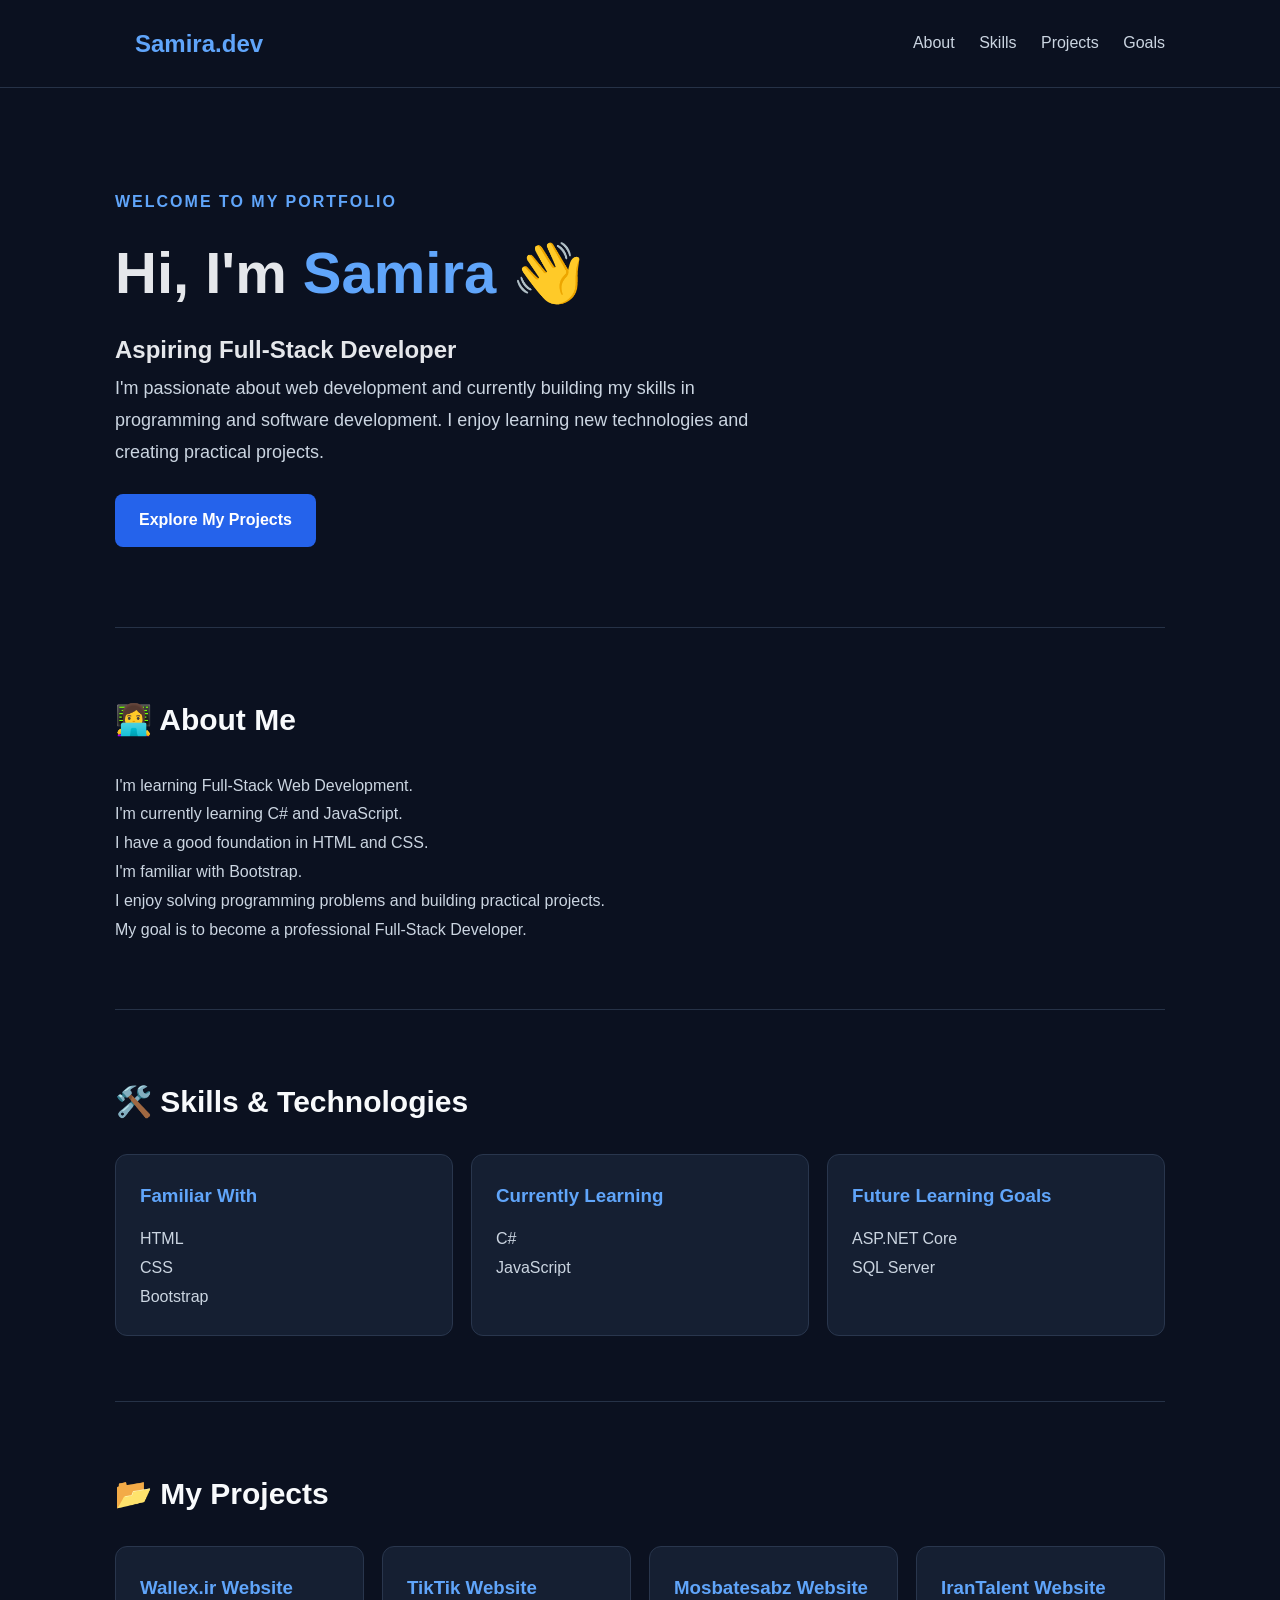
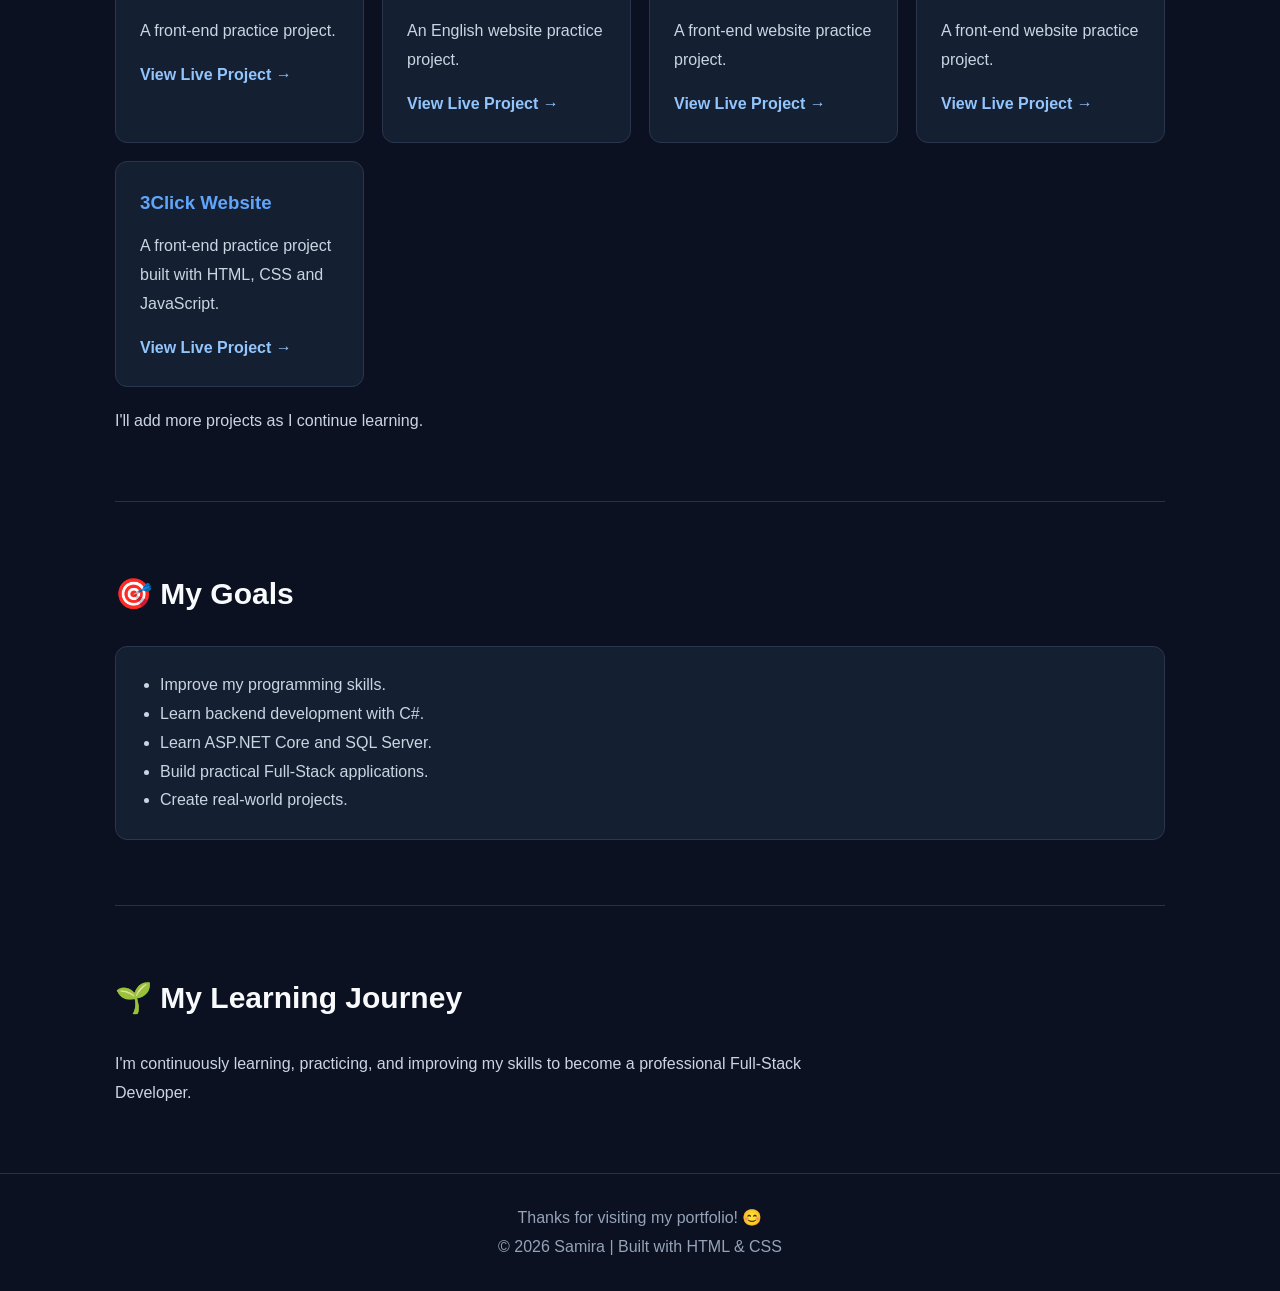
<file: index.html>
<!DOCTYPE html>
<html lang="en">
<head>
    <meta charset="UTF-8">
    <meta name="viewport" content="width=device-width, initial-scale=1.0">
    <title>Samira | Full-Stack Developer</title>

    <style>
        * {
            margin: 0;
            padding: 0;
            box-sizing: border-box;
        }

        html {
            scroll-behavior: smooth;
        }

        body {
            font-family: Arial, sans-serif;
            background: #0b1120;
            color: #e5e7eb;
            line-height: 1.8;
        }

        a {
            color: inherit;
            text-decoration: none;
        }

        .container {
            width: min(100% - 40px, 1050px);
            margin: auto;
        }

        header {
            padding: 22px 0;
            border-bottom: 1px solid #263247;
        }

        nav {
            display: flex;
            justify-content: space-between;
            align-items: center;
            gap: 20px;
            flex-wrap: wrap;
        }

        .logo {
            font-size: 24px;
            font-weight: bold;
            color: #60a5fa;
        }

        nav a {
            margin-left: 20px;
            color: #cbd5e1;
        }

        nav a:hover {
            color: #60a5fa;
        }

        .hero {
            padding: 100px 0 80px;
        }

        .tag {
            color: #60a5fa;
            font-weight: bold;
            letter-spacing: 2px;
        }

        h1 {
            font-size: clamp(36px, 7vw, 58px);
            line-height: 1.3;
            margin: 18px 0;
        }

        h1 span {
            color: #60a5fa;
        }

        .hero p {
            max-width: 650px;
            color: #cbd5e1;
            font-size: 18px;
        }

        .btn {
            display: inline-block;
            margin-top: 25px;
            padding: 12px 24px;
            border-radius: 8px;
            background: #2563eb;
            color: white;
            font-weight: bold;
        }

        .btn:hover {
            background: #1d4ed8;
        }

        section {
            padding: 65px 0;
            border-top: 1px solid #263247;
        }

        .section-title {
            font-size: 30px;
            margin-bottom: 25px;
            color: #f8fafc;
        }

        .description {
            color: #cbd5e1;
            max-width: 750px;
        }

        .grid {
            display: grid;
            grid-template-columns: repeat(auto-fit, minmax(220px, 1fr));
            gap: 18px;
        }

        .card {
            background: #151f32;
            border: 1px solid #29364d;
            border-radius: 12px;
            padding: 24px;
        }

        .card h3 {
            color: #60a5fa;
            margin-bottom: 12px;
        }

        .card p,
        .card li {
            color: #cbd5e1;
        }

        .card ul {
            padding-left: 20px;
        }

        .project-link {
            display: inline-block;
            margin-top: 15px;
            color: #93c5fd;
            font-weight: bold;
        }

        .project-link:hover {
            text-decoration: underline;
        }

        footer {
            padding: 30px 0;
            text-align: center;
            color: #94a3b8;
            border-top: 1px solid #263247;
        }

        @media (max-width: 600px) {
            .hero {
                padding: 65px 0;
            }

            nav {
                flex-direction: column;
                align-items: flex-start;
            }

            nav a {
                margin: 0 12px 0 0;
            }
        }
    </style>
</head>

<body>

    <header>
        <div class="container">
            <nav>
                <a href="#" class="logo">Samira.dev</a>

                <div>
                    <a href="#about">About</a>
                    <a href="#skills">Skills</a>
                    <a href="#projects">Projects</a>
                    <a href="#goals">Goals</a>
                </div>
            </nav>
        </div>
    </header>

    <main>

        <div class="container">
            <section class="hero" style="border: none;">
                <span class="tag">WELCOME TO MY PORTFOLIO</span>

                <h1>Hi, I'm <span>Samira</span> 👋</h1>

                <h2>Aspiring Full-Stack Developer</h2>

                <p>
                    I'm passionate about web development and currently
                    building my skills in programming and software development.
                    I enjoy learning new technologies and creating practical projects.
                </p>

                <a href="#projects" class="btn">Explore My Projects</a>
            </section>

            <section id="about">
                <h2 class="section-title">👩‍💻 About Me</h2>

                <div class="description">
                    <p>I'm learning Full-Stack Web Development.</p>
                    <p>I'm currently learning C# and JavaScript.</p>
                    <p>I have a good foundation in HTML and CSS.</p>
                    <p>I'm familiar with Bootstrap.</p>
                    <p>I enjoy solving programming problems and building practical projects.</p>
                    <p>My goal is to become a professional Full-Stack Developer.</p>
                </div>
            </section>

            <section id="skills">
                <h2 class="section-title">🛠️ Skills & Technologies</h2>

                <div class="grid">
                    <div class="card">
                        <h3>Familiar With</h3>
                        <p>HTML</p>
                        <p>CSS</p>
                        <p>Bootstrap</p>
                    </div>

                    <div class="card">
                        <h3>Currently Learning</h3>
                        <p>C#</p>
                        <p>JavaScript</p>
                    </div>

                    <div class="card">
                        <h3>Future Learning Goals</h3>
                        <p>ASP.NET Core</p>
                        <p>SQL Server</p>
                    </div>
                </div>
            </section>

           
<section id="projects">
    <h2 class="section-title">📂 My Projects</h2>

    <div class="grid">

        <div class="card">
            <h3>Wallex.ir Website</h3>
            <p>A front-end practice project.</p>
            <a class="project-link" href="./wallex.ir/" target="_blank" rel="noopener noreferrer">
                View Live Project →
            </a>
        </div>

        <div class="card">
            <h3>TikTik Website</h3>
            <p>An English website practice project.</p>
            <a class="project-link" href="./ticktick/" target="_blank" rel="noopener noreferrer">
                View Live Project →
            </a>
        </div>

        <div class="card">
            <h3>Mosbatesabz Website</h3>
            <p>A front-end website practice project.</p>
            <a class="project-link" href="./mosbatesabz/" target="_blank" rel="noopener noreferrer">
                View Live Project →
            </a>
        </div>

        <div class="card">
            <h3>IranTalent Website</h3>
            <p>A front-end website practice project.</p>
            <a class="project-link" href="./irantalent/" target="_blank" rel="noopener noreferrer">
                View Live Project →
            </a>
        </div>

        <div class="card">
            <h3>3Click Website</h3>
            <p>A front-end practice project built with HTML, CSS and JavaScript.</p>
            <a class="project-link" href="./3Click/" target="_blank" rel="noopener noreferrer">
                View Live Project →
            </a>
        </div>

    </div>

    <p class="description" style="margin-top: 20px;">
        I'll add more projects as I continue learning.
    </p>
</section>


            <section id="goals">
                <h2 class="section-title">🎯 My Goals</h2>

                <div class="card">
                    <ul>
                        <li>Improve my programming skills.</li>
                        <li>Learn backend development with C#.</li>
                        <li>Learn ASP.NET Core and SQL Server.</li>
                        <li>Build practical Full-Stack applications.</li>
                        <li>Create real-world projects.</li>
                    </ul>
                </div>
            </section>

            <section>
                <h2 class="section-title">🌱 My Learning Journey</h2>

                <p class="description">
                    I'm continuously learning, practicing, and improving
                    my skills to become a professional Full-Stack Developer.
                </p>
            </section>
        </div>

    </main>

    <footer>
        <div class="container">
            <p>Thanks for visiting my portfolio! 😊</p>
            <p>© 2026 Samira | Built with HTML & CSS</p>
        </div>
    </footer>

</body>
</html>
</file>
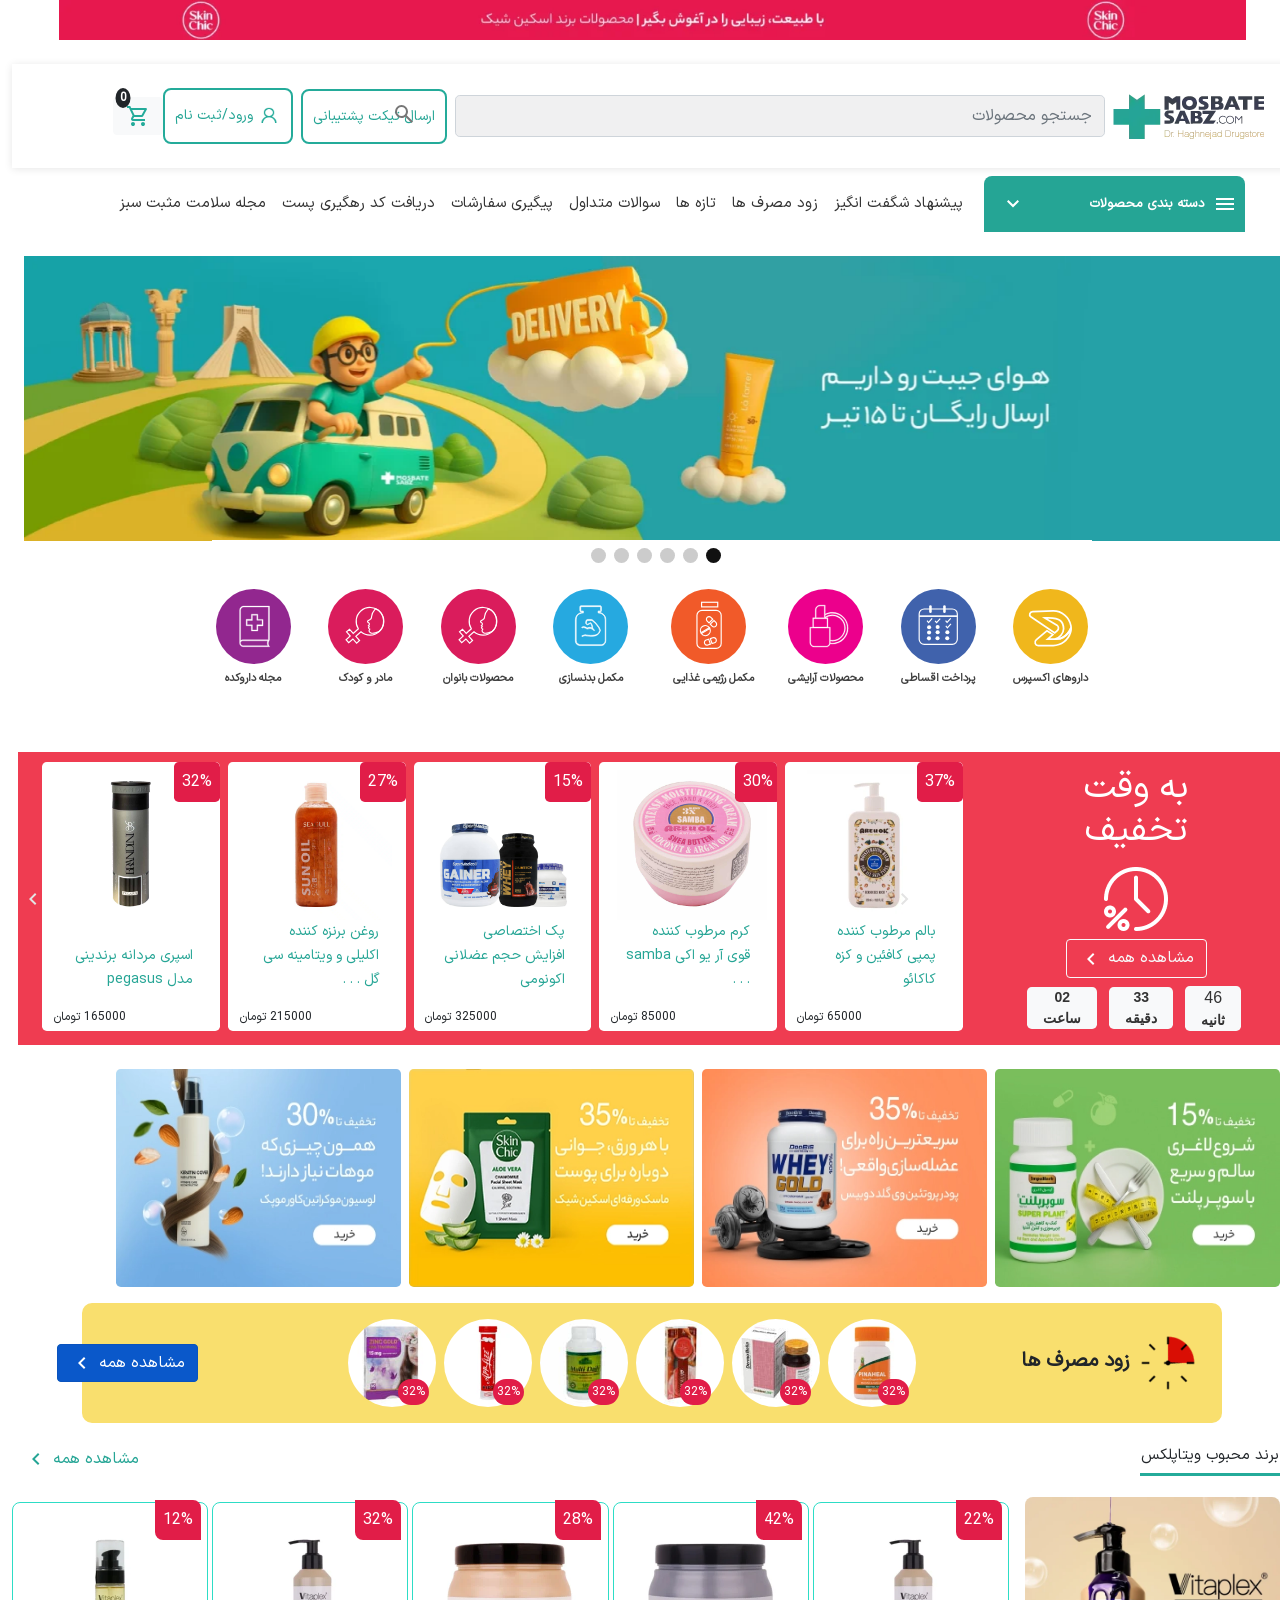
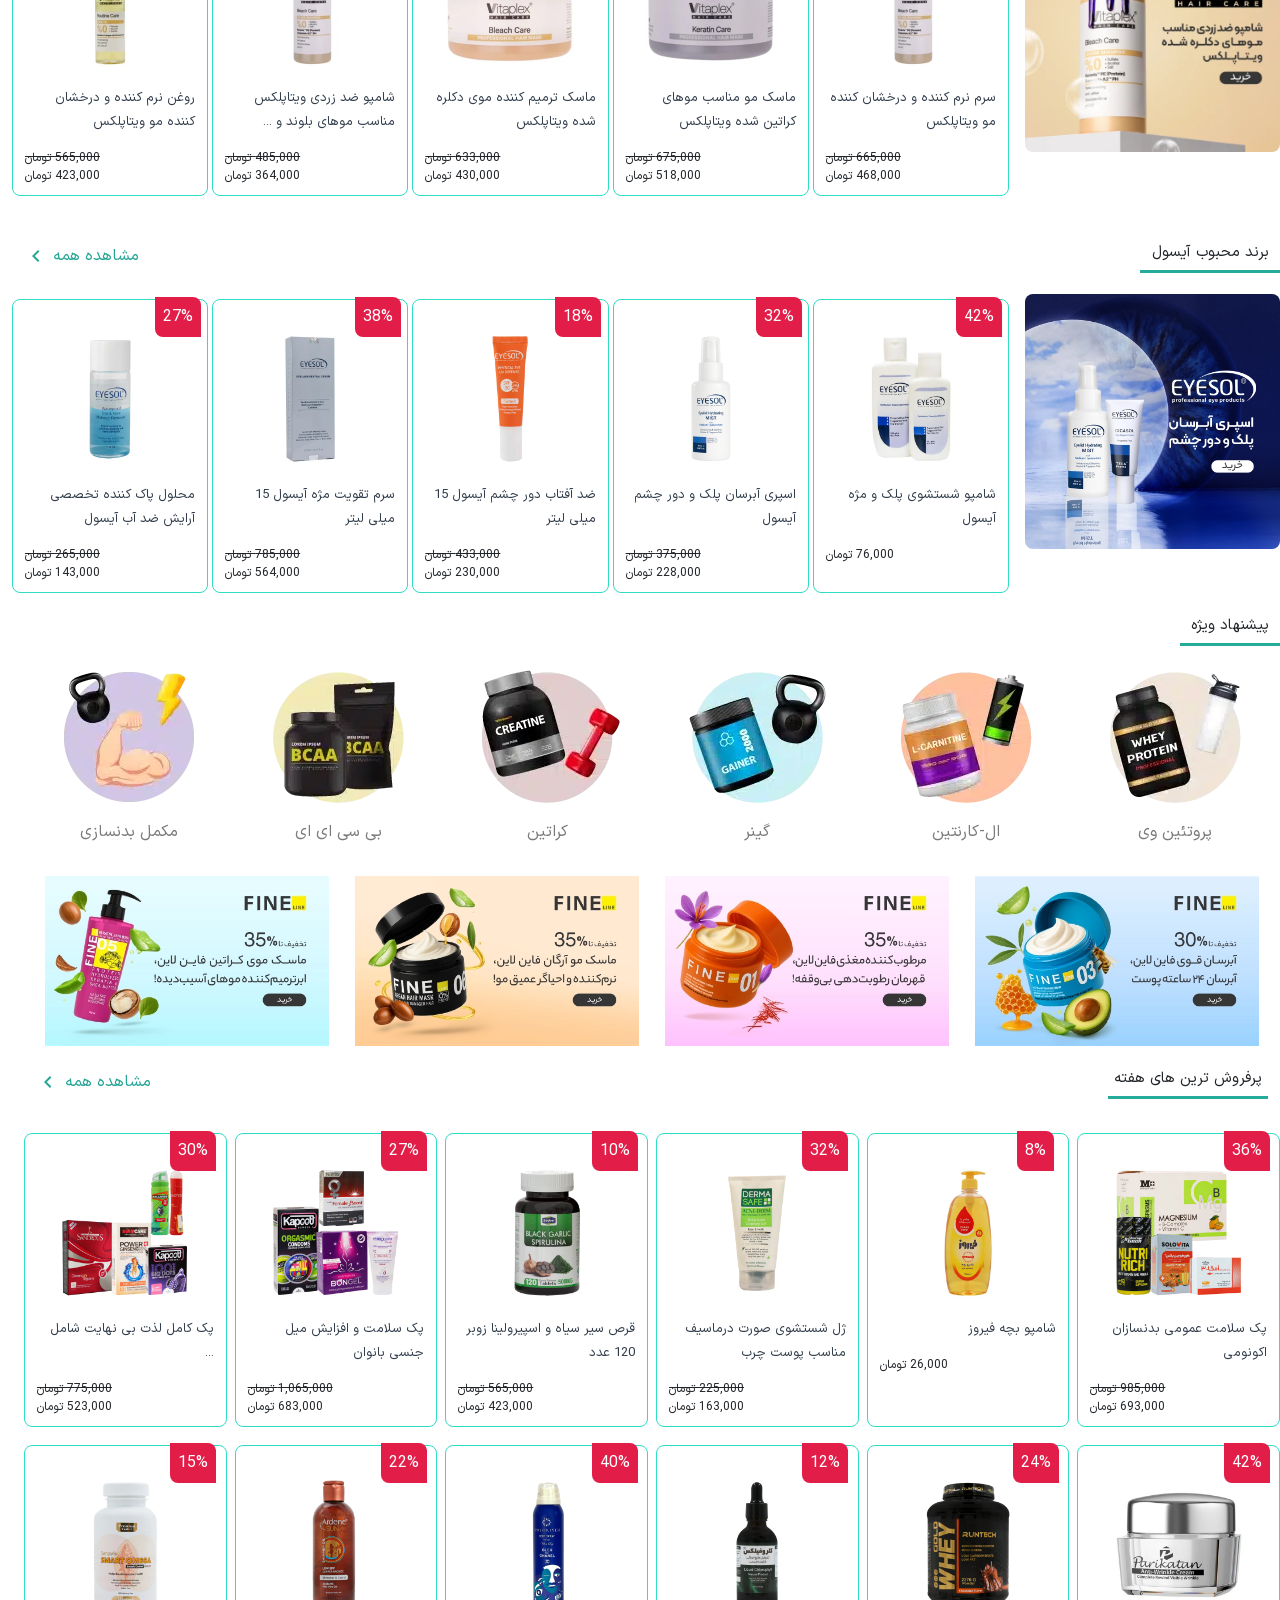
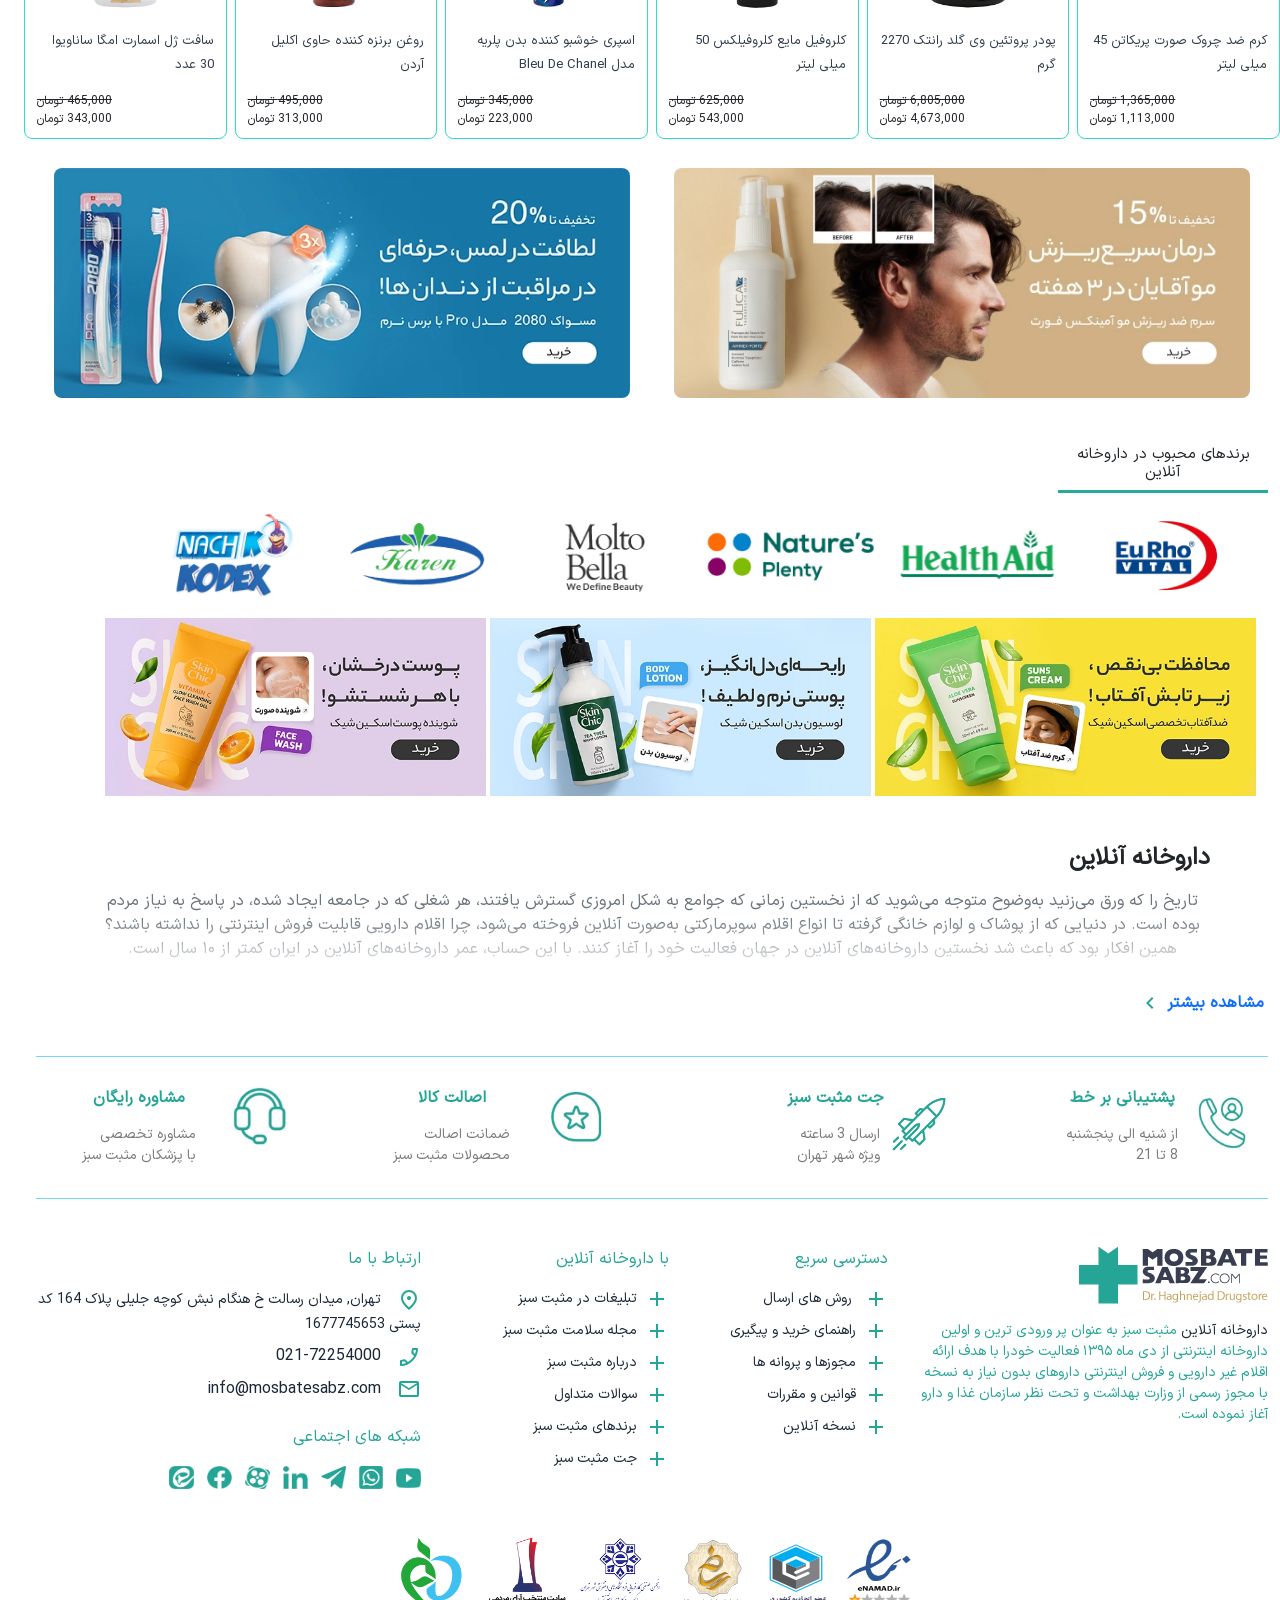
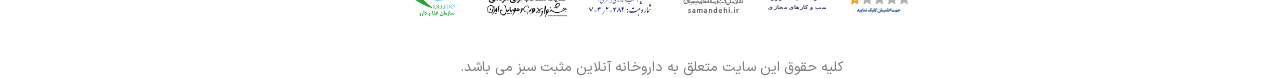
<file: mosbatesabz/index.html>
<!DOCTYPE html>
<html dir="rtl" lang="fa">
    <head>
        <meta charset="utf-8">
        <meta name="description" content="Free Web tutorials" />
        <meta name="keywords" content="mosbatesabz.com" />
        <meta name="author" content="samira hasanzehi" />
        <meta name="viewport" content="width=device-width, initial-scale=1.0, user-scalable=no, minimum-scale=1.0, maximum-scale=1.0">
        <title>داروخانه مثبت سبز</title>
        <link rel="stylesheet" href="assets/fonts">
        <link rel="stylesheet" href="assets/css/fontawesome.min.css">
        <link rel="stylesheet" href="assets/css/bootstrap.min.css">
        <link rel="stylesheet" href="https://fonts.googleapis.com/icon?family=Material+Icons">
        <link rel="stylesheet" href="assets/css/style.css">

    </head>

<body>
   <!-- ads start-->
    <div class="container- m-0">
        <div class="row">
            <div class="col-lg-12 col-sm-12">
              <a href="#"><img src="assets/images/img1/SKIN-CHIC-TOPBANNER-WEB-1536x52.webp" alt="skin" width="1187px" height="40px"></a>

            </div>
        </div>
    </div>
   <!--ads end -->
  <!--nav start-->
  <nav class="navbar navbar-expand-sm bg-white mt-4 pt-4 pb-4" style=" box-shadow: 0 1px 8px rgba(0,0,0,0.1);">
    <div class="container-fluid">
      <a class="navbar-brand text-start" href="javascript:void(0)"><img src="assets/images/logo/Logo-Site.webp"></a>
      <button class="navbar-toggler" type="button" data-bs-toggle="collapse" data-bs-target="#mynavbar">
        <span class="navbar-toggler-icon"></span>
      </button>
      <form class="d-flex">
        <input class="form-control me-2 pt-2 pb-2 rounded-3" type="text" placeholder="جستجو محصولات" style="width: 650px; background-color: #f0f0f1;">
        <img src="assets/images/logo/search_28dp_767676_FILL0_wght400_GRAD0_opsz24.svg" style="cursor: pointer; position: absolute; left: 380px; margin-top: 7px;">
      </form>
      <div class="collapse navbar-collapse " id="mynavbar">
        <button type="button" class="btn btn-default me-2 ms-2">ارسال تیکت پشتیبانی</button>
      
        <button type="button" class="btn btn-default "><img src="assets/images/logo/icons8-contacts-32.png" width="24px" height="22px"> ورود/ثبت نام</button>

        <button type="button" class="btn btn-light position-relative">
          <img src="assets/images/logo/shopping_cart_24dp_24AB9A_FILL0_wght400_GRAD0_opsz24.svg">
          <span class="position-absolute top-0 end-50 translate-middle bg-dark badge rounded-circle p-1">0</span>
        </button>
      </div>
    </div>
  </nav>
  <!--nav end-->
 <!--navigation start-->
 <nav class="navbar navbar-expand-sm d-block" style="">
  <div class="container-fluid">
    <button class="navbar-toggler" type="button" data-bs-toggle="collapse" data-bs-target="#collapsibleNavbar">
      <span class="navbar-toggler-icon"></span>
    </button>
    <div class="collapse navbar-collapse" id="collapsibleNavbar">
      <ul class="navbar-nav align-items-center ">
        <li class="nav-item">
          <a class="nav-link  text-white fw-bold ms-2 pt-3 pb-3" style="position: relative; left: 5px; padding: 10px 8px 10px 105px; border-top-left-radius: 8px; border-top-right-radius: 8px; font-size: 13px; background-color: #25a595;" href="#" role="button" data-bs-toggle="dropdown"> <img src="assets/images/logo/menu_24dp_FFF_FILL0_wght400_GRAD0_opsz24.svg" class="ms-2">دسته بندی محصولات  <img src="assets/images/logo/stat_minus_1_24dp_FFF_FILL0_wght400_GRAD0_opsz24.svg" style="position: absolute; right: 220px;"></a>
          <ul class="dropdown-menu">
            <li><a class="dropdown-item" href="#">مکمل های غذایی و رژیمی</a></li>
            <li><a class="dropdown-item" href="#">آرایشی و بهداشتی</a></li>
            <li><a class="dropdown-item" href="#">پوست و مو</a></li>
            <li><a class="dropdown-item" href="#">مکمل بدنسازی</a></li>
            <li><a class="dropdown-item" href="#">مادر و کودک</a></li>
          </ul>
        
        <li class="nav-item" id="ul-nav">
          <a class="nav-link" href="#">پیشنهاد شگفت انگیز</a>
        </li>
        <li class="nav-item" id="ul-nav">
          <a class="nav-link" href="#">زود مصرف ها</a>
        </li>
        <li class="nav-item" id="ul-nav">
          <a class="nav-link" href="#">تازه ها</a>
        </li>  
        <li class="nav-item" id="ul-nav">
          <a class="nav-link" href="#">سوالات متداول</a>
        </li>  
        <li class="nav-item" id="ul-nav">
          <a class="nav-link" href="#">پیگیری سفارشات</a>
        </li>  
        <li class="nav-item" id="ul-nav">
          <a class="nav-link" href="#">دریافت کد رهگیری پست</a>
        </li>  
        <li class="nav-item" id="ul-nav">
          <a class="nav-link" href="#">مجله سلامت مثبت سبز</a>
        </li>  
      </ul>
    </div>
  </div>
</nav>
  <!--navigation end-->
<!--start slide-->
<div class="container-fluid">
  <div class="row">
    <div class="col-lg-12 col-sm-12">
      <div id="demo" class="carousel slide mt-3" data-bs-ride="carousel">

        <!-- Indicators/dots -->
        <div class="carousel-indicators bg-white pt-2 pb-2" style="position: absolute; bottom: -30px;">
          <button type="button" data-bs-target="#demo" data-bs-slide-to="0" class="active rounded-circle ms-2 border-0" style="width: 15px; height: 15px; background-color: #111;"></button>
          <button type="button" data-bs-target="#demo" data-bs-slide-to="1" class="rounded-circle ms-2 border-0 border-opacity-10" style="width: 15px; height: 15px; background-color: #ccc;"></button>
          <button type="button" data-bs-target="#demo" data-bs-slide-to="2" class="rounded-circle ms-2 border-0" style="width: 15px; height: 15px; background-color: #ccc;"></button>
          <button type="button" data-bs-target="#demo" data-bs-slide-to="3" class="rounded-circle ms-2 border-0" style="width: 15px; height: 15px; background-color: #ccc;"></button>
          <button type="button" data-bs-target="#demo" data-bs-slide-to="4" class="rounded-circle ms-2 border-0" style="width: 15px; height: 15px; background-color: #ccc;"></button>
          <button type="button" data-bs-target="#demo" data-bs-slide-to="5" class="rounded-circle ms-2 border-0" style="width: 15px; height: 15px; background-color: #ccc;"></button>
        </div>
      
        <!-- The slideshow/carousel -->
        <div class="carousel-inner">
          <div class="carousel-item active">
            <img src="assets/images/img2/01.webp" alt="Los Angeles" class="d-block w-100">
          </div>
          <div class="carousel-item">
            <img src="assets/images/img2/02.jpg" alt="Chicago" class="d-block w-100">
          </div>
          <div class="carousel-item">
            <img src="assets/images/img2/03.webp" alt="New York" class="d-block w-100">
          </div>
          <div class="carousel-item">
            <img src="assets/images/img2/04.webp" alt="New York" class="d-block w-100">
          </div>
          <div class="carousel-item">
            <img src="assets/images/img2/05.webp" alt="New York" class="d-block w-100">
          </div>
          <div class="carousel-item">
            <img src="assets/images/img2/06.webp" alt="New York" class="d-block w-100">
          </div>
        </div>
    </div>
    </div>
  </div>
</div>
<!--end slide-->
<!--start slide-->
 <div class="container my-5">
  <div class="row text-center">
    <div class="col">
    <div >
        <img src="assets/images/img4/1.svg" style="width: 75px; height: 75px; position: relative; right: 100px; cursor: pointer;">
      </div>
      <p style="color: #3f3f3f; font-size: 11px; font-weight: 700; margin-top: 7px;position: relative; right: 100px;">داروهای اکسپرس</p>
    </div> 
    <div class="col">
      <div >
        <img src="assets/images/img4/2.svg" style="width: 75px; height: 75px; position: relative; right: 70px; cursor: pointer;">
      </div>
      <p style="color: #3f3f3f; font-size: 11px; font-weight: 700; margin-top: 7px;position: relative; right: 70px;">پرداخت اقساطی</p>
    </div>
    <div class="col">
      <div>
        <img src="assets/images/img4/3.svg" style="width: 75px; height: 75px; position: relative; right: 40px; cursor: pointer;">
      </div>
      <p style="color: #3f3f3f; font-size: 11px; font-weight: 700; margin-top: 7px;position: relative; right: 40px;">محصولات آرایشی</p>
    </div>
    <div class="col">
      <div>
        <img src="assets/images/img4/4.svg" style="width: 75px; height: 75px; position: relative; right: 15px; cursor: pointer;">
      </div>
      <p style="color: #3f3f3f; font-size: 11px; font-weight: 700; margin-top: 7px;position: relative; right: 10px;">مکمل رژیمی غذایی</p>
    </div>
    <div class="col">
      <div>
        <img src="assets/images/img4/5.svg" style="width: 75px; height: 75px; position: relative; left: 10px; cursor: pointer;">
      </div>
      <p style="color: #3f3f3f; font-size: 11px; font-weight: 700; margin-top: 7px;position: relative; left: 10px;">مکمل بدنسازی</p>
    </div>
    <div class="col">
      <div>
        <img src="assets/images/img4/6.svg" style="width: 75px; height: 75px; position: relative; left: 40px; cursor: pointer;">
      </div>
      <p style="color: #3f3f3f; font-size: 11px; font-weight: 700; margin-top: 7px;position: relative; left: 40px;">محصولات بانوان</p>
    </div>
    <div class="col">
      <div>
        <img src="assets/images/img4/7.svg" style="width: 75px; height: 75px; position: relative; left: 70px; cursor: pointer;">
      </div>
      <p style="color: #3f3f3f; font-size: 11px; font-weight: 700; margin-top: 7px;position: relative; left: 70px;">مادر و کودک</p>
    </div>
    <div class="col">
      <div>
        <img src="assets/images/img4/8.svg" style="width: 75px; height: 75px; position: relative; left: 100px; cursor: pointer;">
      </div>
      <p style="color: #3f3f3f; font-size: 11px; font-weight: 700; margin-top: 7px;position: relative; left: 100px;">مجله داروکده</p>
    </div>
  </div>
 </div>
<!--end slide-->

<!-- start slider2-->
<div class="container" id="slider2">
  <div class="row">
    <div class="col-3">
      <div class="">
       <h1 style="margin: 5px 0 10px 0; font-weight: 500;">به وقت<br> تخفیف</h1>
       <img src="assets/images/img5/clock_3620621-1.png" class="mt-1 mb-1">
       </div>
       <button type="button" class="btn btn-outline-light  mt-1">مشاهده همه  <img src="assets/images/img5/chevron_left_27dp_FFF_FILL0_wght400_GRAD0_opsz24.svg"></button>

       <div class="timer-container d-flex mt-2">
        <div class="timer-item  bg-light ms-1 pt-0 pb-0 px-3 py-3 rounded-3">
            <span id="hours">22</span>
            <span style="font-size: 14px; font-weight: 600;">ساعت</span>

        </div>
        <div class="timer-item bg-light ms-1 pt-0 pb-0 px-3 py-3 rounded-3">
            <span id="minutes">43</span>
            <span style="font-size: 14px; font-weight: 600;">دقیقه</span>

        </div>
        <div class="timer-item bg-light ms-1 pt-0 pb-0 px-3 py-3 rounded-3">
            <span id="seconds">51</span> 
            <span style="font-size: 14px; font-weight: 600;">ثانیه</span>

        </div>
      </div>
    <script>
        // تاریخ و زمان پایان شمارش معکوس را مشخص کنید.
        // مثلاً 2 ساعت و 33 دقیقه و 49 ثانیه از زمان فعلی
        const now = new Date();
        const endTime = new Date(now.getTime() + (2 * 60 * 60 * 1000) + (33 * 60 * 1000) + (49 * 1000));
        
        // پیدا کردن عنصرهای HTML
        const hoursElement = document.getElementById('hours');
        const minutesElement = document.getElementById('minutes');
        const secondsElement = document.getElementById('seconds');

        function updateTimer() {
            const currentTime = new Date().getTime();
            const distance = endTime - currentTime;

            // اگر زمان به پایان رسیده باشد
            if (distance < 0) {
                clearInterval(timerInterval);
                hoursElement.innerText = '00';
                minutesElement.innerText = '00';
                secondsElement.innerText = '00';
                return;
            }

            // محاسبات زمان باقی‌مانده
            const hours = Math.floor((distance % (1000 * 60 * 60 * 24)) / (1000 * 60 * 60));
            const minutes = Math.floor((distance % (1000 * 60 * 60)) / (1000 * 60));
            const seconds = Math.floor((distance % (1000 * 60)) / 1000);

            // به‌روزرسانی محتوای HTML با افزودن صفر به اول اعداد تک رقمی
            hoursElement.innerText = String(hours).padStart(2, '0');
            minutesElement.innerText = String(minutes).padStart(2, '0');
            secondsElement.innerText = String(seconds).padStart(2, '0');
        }

        // تابع را هر ثانیه یک بار اجرا کن
        const timerInterval = setInterval(updateTimer, 1000);

        // برای جلوگیری از تاخیر یک ثانیه‌ای در شروع، تابع را یک بار در ابتدا فراخوانی کن
        updateTimer();
    </script>
    </div>
    <div id="slider-3" class="col-9 carousel slide d-flex" data-bs-ride="carousel">
      <!-- Indicators/dots -->

      <div class="carousel-inner bg-white ms-2 rounded-3">
        <div class="carousel-item active mt-2 ">
          <span class="offer text-white p-2 rounded-3 " style="position: absolute; right: 0; top: -8px; background-color: #e11d48;">37%</span>
          <img src="assets/images/img5/01.webp" height="150px" width="150px">
          </div>
          <div class="carousel-caption text-dark text-end">
            <a href="#" >بالم مرطوب کننده پمپی کافئین و کزه کاکائو </a>
            <div class=" " style="font-size: 12px; position: absolute; bottom: -15px; left: -15px;">
            <span class="price">65000 تومان</span>
            </div>
            </div>
      </div>

      <div class="carousel-inner bg-white ms-2 rounded-3">
        <div class="carousel-item active mt-2 ms-1">
          <span class="offer text-white p-2 rounded-3 " style="position: absolute; right: 0; top: -8px; background-color: #e11d48;">30%</span>
          <img src="assets/images/img5/002.jpg" height="150px" width="150px">
          </div>
          <div class="carousel-caption text-dark text-end">
            <a href="#" >کرم مرطوب کننده قوی آر یو اکی samba . . .</a>
            <div class=" " style="font-size: 12px; position: absolute; bottom: -15px; left: -15px;">
              <span class="price">85000 تومان</span>
              </div>
            </div>
      </div>
      <div class="carousel-inner bg-white ms-2 rounded-3">
        <div class="carousel-item active mt-2 me-1">
          <span class="offer text-white p-2 rounded-3 " style="position: absolute; right: 0; top: -8px; background-color: #e11d48;">15%</span>
          <img src="assets/images/img5/03.webp" height="150px" width="150px">
          </div>
          <div class="carousel-caption text-dark text-end">
            <a href="#" >پک اختصاصی افزایش حجم عضلانی اکونومی</a>
            <div class=" " style="font-size: 12px; position: absolute; bottom: -15px; left: -15px;">
              <span class="price">325000 تومان</span>
              </div>
            </div>
      </div>
      <div class="carousel-inner bg-white ms-2 rounded-3">
        <div class="carousel-item active mt-2 me-1">
          <span class="offer text-white p-2 rounded-3 " style="position: absolute; right: 0; top: -8px; background-color: #e11d48;">27%</span>
          <img src="assets/images/img5/04.webp" height="150px" width="150px">
          </div>
          <div class="carousel-caption text-dark text-end">
            <a href="#" >روغن برنزه کننده اکلیلی و ویتامینه سی گل . . .</a>
            <div class=" " style="font-size: 12px; position: absolute; bottom: -15px; left: -15px;">
              <span class="price">215000 تومان</span>
              </div>
            </div>
      </div>

      <div class="carousel-inner bg-white rounded-3">
        <div class="carousel-item active mt-2 me-2">
          <span class="offer text-white p-2 rounded-3 " style="position: absolute; right: 0; top: -8px; background-color: #e11d48;">32%</span>
          <img src="assets/images/img5/05.jpg" height="150px" width="150px">
          </div>
          <div class="carousel-caption text-dark text-end">
            <a href="#" >اسپری مردانه برندینی مدل pegasus</a>
            <div class=" " style="font-size: 12px; position: absolute; bottom: -15px; left: -15px;">
              <span class="price">165000 تومان</span>
              </div>
            </div>
      </div>
      
    <a href="#" style="position: relative; left: 875px; top: 115px;"><img src="assets/images/img5/right-light.svg"></a>

    <a href="#" style="position: absolute; top: 115px; left: 15px;"><img src="assets/images/img5/left-light.svg"></a>

    </div>
    </div>
  </div>
<!-- end slider2-->

<!--start offer-->
<div id="offer" class="container-fluid d- mt-4">
  <div class="row">
    <div class="col d-flex gap-2">
      <div>
      <a href="#"><img class="rounded-3" src="assets/images/img6/01.webp" width="285px" height="218px"></a>
   </div>
   <div>
      <a href="#"><img class="rounded-3" src="assets/images/img6/02.webp" width="285px" height="218px"></a>
  </div>
  <div>
      <a href="#"><img class="rounded-3" src="assets/images/img6/03.webp" width="285px" height="218px"></a>
   </div>
   <div>
      <a href="#"><img class="rounded-3" src="assets/images/img6/-4.webp" width="285px" height="218px"></a>
    </div>
    </div>
  </div>
</div>
<!--end offer-->
<!--start offer1-->
<div class="container mt-3 p-3 " id="offer1">
  <div class="row">
    <div class="col ">
      <div class="offer1 d-flex align-items-center ">
        <div class="text-end me-2">
        <img src="assets/images/img7/01.png">
      <span class="me-1 fw-bold fs-5">زود مصرف ها</span>
      </div>
      <div class="p d-flex gap-2">
    
      <span class="offer text-white p-1 rounded-pill " style="position: absolute; right: 7px; top: 60px; z-index: 5;font-size: 12px; background-color: #e11d48;">32%</span>

      <a href="#"><img class="rounded-circle" src="assets/images/img7/05.webp" width="88px" height="88px"></a>
    
      <span class="offer text-white p-1 rounded-pill " style="position: absolute;right: 105px; top: 60px; z-index: 5;font-size: 12px; background-color: #e11d48;">32%</span>

      <a href="#"><img class="rounded-circle" src="assets/images/img7/04.jpg" width="88px" height="88px"></a>
    
    
      <span class="offer text-white p-1 rounded-pill " style="position: absolute; top: 60px; right: 205px; z-index: 5;font-size: 12px; background-color: #e11d48;">32%</span>

      <a href="#"><img class="rounded-circle" src="assets/images/img7/07.jpg" width="88px" height="88px"></a>
    
    
      <span class="offer text-white p-1 rounded-pill " style="position: absolute; top: 60px; left: 240px; z-index: 5;font-size: 12px; background-color: #e11d48;">32%</span>

      <a href="#"><img class="rounded-circle" src="assets/images/img7/03.jpg" width="88px" height="88px"></a>
    
    
      <span class="offer text-white p-1 rounded-pill " style="position: absolute; top: 60px; left: 145px; z-index: 5;font-size: 12px; background-color: #e11d48;">32%</span>

      <a href="#"><img class="rounded-circle" src="assets/images/img7/02.webp" width="88px" height="88px"></a>
    
    
      <span class="offer text-white p-1 rounded-pill " style="position: absolute; top: 60px; left: 50px; z-index: 5;font-size: 12px; background-color: #e11d48;">32%</span>

      <a href="#"><img class="rounded-circle" src="assets/images/img7/06.jpg" width="88px" height="88px"></a>
    </div>
    
    <div class="rounded-3" style="position: absolute; left: 45px; background-color: #25a595 !important;">
    <button type="button" class="btn btn-primary active">مشاهده همه <img src="assets/images/img7/chevron_left_27dp_FFF_FILL0_wght400_GRAD0_opsz24.svg"></button>
  </div>
  </div>
  </div>
  </div>
</div>
<!--end offer1-->

<div class="container-fluid justify-content-between d-flex mt-4">
  <div class="headup " id="headup">
    <h2>برند محبوب ویتاپلکس</h2>
   </div>
  <div class="">
    <a href="#" class="text-decoration-none " style="color: #25a595;">مشاهده همه <img src="assets/images/img7/chevron_left_27dp_25A595_FILL0_wght400_GRAD0_opsz24.svg"></a>
  </div>
</div>

<!--start vitaplex-->
<div class="container-fluid mt-3" id="vita">
  <div class="row gap-1">
    <div class="col">
      <a href="#"><img src="assets/images/img8/1.webp" width="255px" height="255px" style="border-radius: 8px; margin: 5px 0 0 0;"></a>
   </div>
   <div class="col b1">
    <span class="offer text-white p-2 " style="position: relative; right: -68px; top: 5px; background-color: #e11d48; border-top-right-radius: 8px; border-bottom-left-radius: 8px;">22%</span>
    <a href="#" ><img src="assets/images/img8/2.webp" width="150px" height="150px"></a>
 <div class="caption text-dark text-end mt-2">
  <a href="#" style="color: #313d4b; font-size: 13px; text-decoration: none;">سرم نرم کننده و درخشان کننده مو ویتاپلکس</a>
  <div class="text-start mt-3 " style="font-size: 12px;">
    <del class="price">665,000 تومان</del><br> 468,000 تومان
    </div>
  </div>
</div>
 <div class="col b1">
  <span class="offer text-white p-2 " style="position: relative; right: -68px; top: 5px; background-color: #e11d48; border-top-right-radius: 8px; border-bottom-left-radius: 8px;">42%</span>
  <a href="#" ><img src="assets/images/img8/3.webp" width="150px" height="150px"></a>
  <div class="caption text-dark text-end mt-2">
    <a href="#" style="color: #313d4b; font-size: 13px; text-decoration: none;">ماسک مو مناسب موهای کراتین شده ویتاپلکس</a>
    <div class="text-start mt-3 " style="font-size: 12px;">
      <del class="price">675,000 تومان</del><br> 518,000 تومان
      </div>
    </div>
</div>
<div class="col b1">
  <span class="offer text-white p-2 " style="position: relative; right: -68px; top: 5px; background-color: #e11d48; border-top-right-radius: 8px; border-bottom-left-radius: 8px;">28%</span>
  <a href="#" ><img src="assets/images/img8/4.webp" width="150px" height="150px"></a>
  <div class="caption text-dark text-end mt-2">
    <a href="#" style="color: #313d4b; font-size: 13px; text-decoration: none;">ماسک ترمیم کننده موی دکلره شده ویتاپلکس</a>
    <div class="text-start mt-3 " style="font-size: 12px;">
      <del class="price">633,000 تومان</del><br> 430,000 تومان
      </div>
    </div>
</div>
<div class="col b1">
  <span class="offer text-white p-2 " style="position: relative; right: -68px; top: 5px; background-color: #e11d48; border-top-right-radius: 8px; border-bottom-left-radius: 8px;">32%</span>
  <a href="#" ><img src="assets/images/img8/5.webp" width="150px" height="150px"></a>
  <div class="caption text-dark text-end mt-2">
    <a href="#" style="color: #313d4b; font-size: 13px; text-decoration: none;">شامپو ضد زردی ویتاپلکس مناسب موهای بلوند و ...</a>
    <div class="text-start mt-3 " style="font-size: 12px;">
      <del class="price">485,000 تومان</del><br> 364,000 تومان
      </div>
    </div>
</div>
<div class="col b1">
  <span class="offer text-white p-2 " style="position: relative; right: -68px; top: 5px; background-color: #e11d48; border-top-right-radius: 8px; border-bottom-left-radius: 8px;">12%</span>
  <a href="#" ><img src="assets/images/img8/6.webp" width="150px" height="150px"></a>
  <div class="caption text-dark text-end mt-2">
    <a href="#" style="color: #313d4b; font-size: 13px; text-decoration: none;">روغن نرم کننده و درخشان کننده مو ویتاپلکس</a>
    <div class="text-start mt-3 " style="font-size: 12px;">
      <del class="price">565,000 تومان</del><br> 423,000 تومان
      </div>
    </div>
</div>
   </div>
   </div>
<!--end vitaplex-->

<div class="container-fluid justify-content-between d-flex mt-5">
  <div class="headup " id="headup">
    <h2>برند محبوب آیسول</h2>
   </div>
  <div class="">
    <a href="#" class="text-decoration-none " style="color: #25a595;">مشاهده همه <img src="assets/images/img7/chevron_left_27dp_25A595_FILL0_wght400_GRAD0_opsz24.svg"></a>
  </div>
</div>

<!--start eyesol-->
<div class="container-fluid mt-3" id="vita">
  <div class="row gap-1">
    <div class="col">
      <a href="#"><img src="assets/images/img9/1.webp" width="255px" height="255px" style="border-radius: 8px; margin: 5px 0 0 0;"></a>
   </div>
   <div class="col b1">
    <span class="offer text-white p-2 " style="position: relative; right: -68px; top: 5px; background-color: #e11d48; border-top-right-radius: 8px; border-bottom-left-radius: 8px;">42%</span>
    <a href="#" ><img src="assets/images/img9/2.webp" width="150px" height="150px"></a>
 <div class="caption text-dark text-end mt-2">
  <a href="#" style="color: #313d4b; font-size: 13px; text-decoration: none;">شامپو شستشوی پلک و مژه آیسول</a>
  <div class="text-start mt-3 " style="font-size: 12px;">
    <span class="price">76,000 تومان</span>
    </div>
  </div>
</div>
 <div class="col b1">
  <span class="offer text-white p-2 " style="position: relative; right: -68px; top: 5px; background-color: #e11d48; border-top-right-radius: 8px; border-bottom-left-radius: 8px;">32%</span>
  <a href="#" ><img src="assets/images/img9/3.webp" width="150px" height="150px"></a>
  <div class="caption text-dark text-end mt-2">
    <a href="#" style="color: #313d4b; font-size: 13px; text-decoration: none;">اسپری آبرسان پلک و دور چشم آیسول</a>
    <div class="text-start mt-3 " style="font-size: 12px;">
      <del class="price">375,000 تومان</del><br> 228,000 تومان
      </div>
    </div>
</div>
<div class="col b1">
  <span class="offer text-white p-2 " style="position: relative; right: -68px; top: 5px; background-color: #e11d48; border-top-right-radius: 8px; border-bottom-left-radius: 8px;">18%</span>
  <a href="#" ><img src="assets/images/img9/4.jpg" width="150px" height="150px"></a>
  <div class="caption text-dark text-end mt-2">
    <a href="#" style="color: #313d4b; font-size: 13px; text-decoration: none;">ضد آفتاب دور چشم آیسول 15 میلی لیتر</a>
    <div class="text-start mt-3 " style="font-size: 12px;">
      <del class="price">433,000 تومان</del><br> 230,000 تومان
      </div>
    </div>
</div>
<div class="col b1">
  <span class="offer text-white p-2 " style="position: relative; right: -68px; top: 5px; background-color: #e11d48; border-top-right-radius: 8px; border-bottom-left-radius: 8px;">38%</span>
  <a href="#" ><img src="assets/images/img9/5.webp" width="150px" height="150px"></a>
  <div class="caption text-dark text-end mt-2">
    <a href="#" style="color: #313d4b; font-size: 13px; text-decoration: none;">سرم تقویت مژه آیسول 15 میلی لیتر</a>
    <div class="text-start mt-3 " style="font-size: 12px;">
      <del class="price">785,000 تومان</del><br> 564,000 تومان
      </div>
    </div>
</div>
<div class="col b1">
  <span class="offer text-white p-2 " style="position: relative; right: -68px; top: 5px; background-color: #e11d48; border-top-right-radius: 8px; border-bottom-left-radius: 8px;">27%</span>
  <a href="#" ><img src="assets/images/img9/6.webp" width="150px" height="150px"></a>
  <div class="caption text-dark text-end mt-2">
    <a href="#" style="color: #313d4b; font-size: 13px; text-decoration: none;">محلول پاک کننده تخصصی آرایش ضد آب آیسول</a>
    <div class="text-start mt-3 " style="font-size: 12px;">
      <del class="price">265,000 تومان</del><br> 143,000 تومان
      </div>
    </div>
</div>
   </div>
   </div>
<!--end eyesol-->

<div class="container-fluid mt-4">
  <div class="headup " id="headup1">
    <h2>پیشنهاد ویژه</h2>
   </div>
   <!--start special-->
   <div class="container-fluid mt-3" id="special">
    <div class="row">
      <div class="col mb-3">
        <a href="#"><img src="assets/images/img10/1.webp"></a>
       <div class="mt-2">
         <span>پروتئین وی</span>
        </div>
       </div>
       <div class="col">
        <a href="#"><img src="assets/images/img10/2.webp"></a>
        <div class="mt-2">
         <span>ال-کارنتین</span>
        </div>
       </div>
       <div class="col">
        <a href="#"><img src="assets/images/img10/3.webp"></a>
        <div class="mt-2">
         <span>گینر</span>
        </div>
       </div>
       <div class="col">
        <a href="#"><img src="assets/images/img10/4.webp"></a>
        <div class="mt-2">
         <span>کراتین</span>
        </div>
       </div>
       <div class="col">
        <a href="#"><img src="assets/images/img10/5.webp"></a>
        <div class="mt-2">
         <span>بی سی ای ای</span>
        </div>
       </div>
       <div class="col">
        <a href="#"><img src="assets/images/img10/6.webp"></a>
        <div class="mt-2">
         <span>مکمل بدنسازی</span>
        </div>
       </div>
       <div class="d-flex mt-3 gap-2">
       <div class="col">
        <a href="#"><img src="assets/images/img10/7.webp" width="284px" height="170px"></a>
       </div>
       <div class="col">
        <a href="#"><img src="assets/images/img10/8.webp" width="284px" height="170px"></a>
       
       </div>
       <div class="col">
        <a href="#"><img src="assets/images/img10/9.webp" width="284px" height="170px"></a>
       
       </div>
       <div class="col">
        <a href="#"><img src="assets/images/img10/10.webp" width="284px" height="170px"></a>
     </div>
       </div>
    </div> 
   </div>
   <!--end special-->

   <div class="container-fluid justify-content-between d-flex mt-4">
    <div class="headup " id="headup2">
      <h2>پرفروش ترین های هفته</h2>
     </div>
    <div class="">
      <a href="#" class="text-decoration-none " style="color: #25a595;">مشاهده همه <img src="assets/images/img7/chevron_left_27dp_25A595_FILL0_wght400_GRAD0_opsz24.svg"></a>
    </div>
  </div>

  <!--start week-->
  <div class="container-fluid mt-4" id="week">
    <div class="row gap-2">
        <div class="col b1">
          <span class="offer text-white p-2 " style="position: relative; right: -68px; top: 5px; background-color: #e11d48; border-top-right-radius: 8px; border-bottom-left-radius: 8px;">36%</span>
          <a href="#" ><img src="assets/images/img11/1.webp" width="150px" height="150px"></a>
       <div class="caption text-dark text-end mt-2">
        <a href="#" style="color: #313d4b; font-size: 13px; text-decoration: none;">پک سلامت عمومی بدنسازان اکونومی</a>
        <div class="text-start mt-3 " style="font-size: 12px;">
          <del class="price">985,000 تومان</del><br> 693,000 تومان
          </div>
        </div>
      </div> <div class="col b1">
        <span class="offer text-white p-2 " style="position: relative; right: -68px; top: 5px; background-color: #e11d48; border-top-right-radius: 8px; border-bottom-left-radius: 8px;">8%</span>
        <a href="#" ><img src="assets/images/img11/2.webp" width="150px" height="150px"></a>
     <div class="caption text-dark text-end mt-2">
      <a href="#" style="color: #313d4b; font-size: 13px; text-decoration: none;">شامپو بچه فیروز</a>
      <div class="text-start mt-3 " style="font-size: 12px;">
        <span class="price">26,000 تومان</span>
        </div>
      </div>
    </div>
    <div class="col b1">
      <span class="offer text-white p-2 " style="position: relative; right: -68px; top: 5px; background-color: #e11d48; border-top-right-radius: 8px; border-bottom-left-radius: 8px;">32%</span>
      <a href="#" ><img src="assets/images/img11/3.webp" width="150px" height="150px"></a>
   <div class="caption text-dark text-end mt-2">
    <a href="#" style="color: #313d4b; font-size: 13px; text-decoration: none;">ژل شستشوی صورت درماسیف مناسب پوست چرب</a>
    <div class="text-start mt-3 " style="font-size: 12px;">
      <del class="price">225,000 تومان</del><br> 163,000 تومان
      </div>
    </div>
  </div>
  <div class="col b1">
    <span class="offer text-white p-2 " style="position: relative; right: -68px; top: 5px; background-color: #e11d48; border-top-right-radius: 8px; border-bottom-left-radius: 8px;">10%</span>
    <a href="#" ><img src="assets/images/img11/4.webp" width="150px" height="150px"></a>
 <div class="caption text-dark text-end mt-2">
  <a href="#" style="color: #313d4b; font-size: 13px; text-decoration: none;">قرص سیر سیاه و اسپیرولینا زوبر 120 عدد</a>
  <div class="text-start mt-3 " style="font-size: 12px;">
    <del class="price">565,000 تومان</del><br> 423,000 تومان
    </div>
  </div>
</div>
<div class="col b1">
  <span class="offer text-white p-2 " style="position: relative; right: -68px; top: 5px; background-color: #e11d48; border-top-right-radius: 8px; border-bottom-left-radius: 8px;">27%</span>
  <a href="#" ><img src="assets/images/img11/5.webp" width="150px" height="150px"></a>
<div class="caption text-dark text-end mt-2">
<a href="#" style="color: #313d4b; font-size: 13px; text-decoration: none;">پک سلامت و افزایش میل جنسی بانوان</a>
<div class="text-start mt-3 " style="font-size: 12px;">
  <del class="price">1,065,000 تومان</del><br> 683,000 تومان
  </div>
</div>
</div>
<div class="col b1">
  <span class="offer text-white p-2 " style="position: relative; right: -68px; top: 5px; background-color: #e11d48; border-top-right-radius: 8px; border-bottom-left-radius: 8px;">30%</span>
  <a href="#" ><img src="assets/images/img11/6.webp" width="150px" height="150px"></a>
<div class="caption text-dark text-end mt-2">
<a href="#" style="color: #313d4b; font-size: 13px; text-decoration: none;">پک کامل لذت بی نهایت شامل ...</a>
<div class="text-start mt-3 " style="font-size: 12px;">
  <del class="price">775,000 تومان</del><br> 523,000 تومان
  </div>
</div>
</div>
<div class="col b1">
  <span class="offer text-white p-2 " style="position: relative; right: -68px; top: 5px; background-color: #e11d48; border-top-right-radius: 8px; border-bottom-left-radius: 8px;">42%</span>
  <a href="#" ><img src="assets/images/img11/7.webp" width="150px" height="150px"></a>
<div class="caption text-dark text-end mt-2">
<a href="#" style="color: #313d4b; font-size: 13px; text-decoration: none;">کرم ضد چروک صورت پریکاتن 45 میلی لیتر</a>
<div class="text-start mt-3 " style="font-size: 12px;">
  <del class="price">1,365,000 تومان</del><br> 1,113,000 تومان
  </div>
</div>
</div>
<div class="col b1">
  <span class="offer text-white p-2 " style="position: relative; right: -68px; top: 5px; background-color: #e11d48; border-top-right-radius: 8px; border-bottom-left-radius: 8px;">24%</span>
  <a href="#" ><img src="assets/images/img11/8.jpg" width="150px" height="150px"></a>
<div class="caption text-dark text-end mt-2">
<a href="#" style="color: #313d4b; font-size: 13px; text-decoration: none;">پودر پروتئین وی گلد رانتک 2270 گرم</a>
<div class="text-start mt-3 " style="font-size: 12px;">
  <del class="price">6,805,000 تومان</del><br> 4,673,000 تومان
  </div>
</div>
</div>
<div class="col b1">
  <span class="offer text-white p-2 " style="position: relative; right: -68px; top: 5px; background-color: #e11d48; border-top-right-radius: 8px; border-bottom-left-radius: 8px;">12%</span>
  <a href="#" ><img src="assets/images/img11/9.webp" width="150px" height="150px"></a>
<div class="caption text-dark text-end mt-2">
<a href="#" style="color: #313d4b; font-size: 13px; text-decoration: none;">کلروفیل مایع کلروفیلکس 50 میلی لیتر</a>
<div class="text-start mt-3 " style="font-size: 12px;">
  <del class="price">625,000 تومان</del><br> 543,000 تومان
  </div>
</div>
</div>
<div class="col b1">
  <span class="offer text-white p-2 " style="position: relative; right: -68px; top: 5px; background-color: #e11d48; border-top-right-radius: 8px; border-bottom-left-radius: 8px;">40%</span>
  <a href="#" ><img src="assets/images/img11/10.webp" width="150px" height="150px"></a>
<div class="caption text-dark text-end mt-2">
<a href="#" style="color: #313d4b; font-size: 13px; text-decoration: none;">اسپری خوشبو کننده بدن پلریه مدل Bleu De Chanel</a>
<div class="text-start mt-3 " style="font-size: 12px;">
  <del class="price">345,000 تومان</del><br> 223,000 تومان
  </div>
</div>
</div>
<div class="col b1">
  <span class="offer text-white p-2 " style="position: relative; right: -68px; top: 5px; background-color: #e11d48; border-top-right-radius: 8px; border-bottom-left-radius: 8px;">22%</span>
  <a href="#" ><img src="assets/images/img11/11.jpg" width="150px" height="150px"></a>
<div class="caption text-dark text-end mt-2">
<a href="#" style="color: #313d4b; font-size: 13px; text-decoration: none;">روغن برنزه کننده حاوی اکلیل آردن </a>
<div class="text-start mt-3 " style="font-size: 12px;">
  <del class="price">495,000 تومان</del><br> 313,000 تومان
  </div>
</div>
</div>
<div class="col b1">
  <span class="offer text-white p-2 " style="position: relative; right: -68px; top: 5px; background-color: #e11d48; border-top-right-radius: 8px; border-bottom-left-radius: 8px;">15%</span>
  <a href="#" ><img src="assets/images/img11/12.webp" width="150px" height="150px"></a>
<div class="caption text-dark text-end mt-2">
<a href="#" style="color: #313d4b; font-size: 13px; text-decoration: none;">سافت ژل اسمارت امگا ساناویوا 30 عدد</a>
<div class="text-start mt-3 " style="font-size: 12px;">
  <del class="price">465,000 تومان</del><br> 343,000 تومان
  </div>
</div>
</div>
   <div class="d-flex mt-3 gap-2">
<div class="col">
  <a href="#"><img src="assets/images/img11/13.webp" width="576px" height="230px" style="border-radius: 8px; margin: 5px 0 0 0;"></a>
</div>
<div class="col">
  <a href="#"><img src="assets/images/img11/14.webp" width="576px" height="230px" style="border-radius: 8px; margin: 5px 0 0 0;"></a>
</div>
    </div>
    </div>
  </div>
  <!--end week-->
  <div class="container-fluid mt-5">
    <div class="headup " id="headup3">
      <h2>برندهای محبوب در داروخانه آنلاین</h2>
     </div>

     <!--start brand mahbob-->
     <div class="container-fluid mt-3 w-100">
      <div class="row ">
        <div class="col d-flex">
          <a href="#"><img src="assets/images/img12/1.png" width="186px" height="93px"></a>
        
          <a href="#"><img src="assets/images/img12/2.png" width="186px" height="93px"></a>
        
          <a href="#"><img src="assets/images/img12/3.png" width="186px" height="93px"></a>
        
          <a href="#"><img src="assets/images/img12/4.png" width="186px" height="93px"></a>
        
          <a href="#"><img src="assets/images/img12/5.png" width="186px" height="93px"></a>
        
          <a href="#"><img src="assets/images/img12/6.png" width="186px" height="93px"></a>
        </div>
        <div class="col mt-3 d-flex gap-1 ">
          <a href="#"><img src="assets/images/img12/7.webp" width="381px" height="178px" ></a>
        
          <a href="#"><img src="assets/images/img12/8.webp" width="381px" height="178px"></a>
        
          <a href="#"><img src="assets/images/img12/9.webp" width="381px" height="178px"></a>
        </div>
      </div>
     </div>
     <!-- end  brand mahbob-->

     <!--start matn-->
      <div class="container">
        <div class="row ">
          <div class="col">
            <div id="textBox" class=" content-card">
              <h2 class="h4 fw-bold mb-3 mt-5 text-end">داروخانه آنلاین</h2>
    
              <p class="text-secondary mt-2 lh-md mb-0 align-items-justify">
                تاریخ را که ورق می‌زنید به‌وضوح متوجه می‌شوید که از نخستین زمانی که جوامع
                به شکل امروزی گسترش یافتند، هر شغلی که در جامعه ایجاد شده، در پاسخ به نیاز
                مردم بوده است. در دنیایی که از پوشاک و لوازم خانگی گرفته تا انواع اقلام
                سوپرمارکتی به‌صورت آنلاین فروخته می‌شود، چرا اقلام دارویی قابلیت فروش اینترنتی
                را نداشته باشند؟ همین افکار بود که باعث شد نخستین داروخانه‌های آنلاین در جهان
                فعالیت خود را آغاز کنند. با این حساب، عمر داروخانه‌های آنلاین در ایران کمتر از
                ۱۰ سال است.  
                <br><br>
                (اینجا چند خط اضافه نوشتم تا بهتر تست کنی، چون اگر متن کوتاه باشه انیمیشن باز شدن دیده نمیشه.
                متن اصلیت هم اگر طولانی‌تر باشه دقیقاً همین رفتار رو خواهد داشت.)
              </p>
            </div>
    
            <button id="readMore" class="btn btn-link mt-2 fw-bold">
              مشاهده بیشتر
              <img src="assets/images/img7/chevron_left_27dp_25A595_FILL0_wght400_GRAD0_opsz24.svg">
            </button>
          </div>
        </div>
      </div>
    </section>
     <!--end matn-->

     <!--start more data-->
     <div class="container-fluide pt-3 pb-3" id="footer">
      <div class="row">
        <div class="col d-flex">
          <div class="support">
            <img src="assets/images/img13/1.jpg" width="90px" height="90px">
          </div>
          <div class="mt-3">
            <h2 class="fw-bold" style="font-size: 16px; color: #25a595;">پشتیبانی بر خط</h2>
            <p class="mt-3 text-end" style="font-size: 14px; color: #7a7a7a;">از شنیه الی پنجشنبه <br> 8 تا 21</p>
          </div>
        </div>
        <div class="col d-flex">
          <div class="support mt-3">
            <img src="assets/images/img13/2.png" width="70px" height="70px">
          </div>
          <div class="mt-3">
            <h2 class="fw-bold" style="font-size: 16px; color: #25a595;">جت مثبت سبز</h2>
            <p class="mt-3 text-end me-1" style="font-size: 14px; color: #7a7a7a;">ارسال 3 ساعته <br> ویژه شهر تهران</p>
          </div>
        </div>
        <div class="col d-flex">
          <div class="support">
            <img src="assets/images/img13/3.jpg" width="130px" height="">
          </div>
          <div class="mt-3">
            <h2 class="fw-bold" style="font-size: 16px; color: #25a595;">اصالت کالا</h2>
            <p class="mt-3 text-end" style="font-size: 14px; color: #7a7a7a;">ضمانت اصالت <br> محصولات مثبت سبز</p>
          </div>
        </div>
        <div class="col d-flex">
          <div class="support">
            <img src="assets/images/img13/4.jpg" width="130px" height="">
          </div>
          <div class="mt-3">
            <h2 class="fw-bold" style="font-size: 16px; color: #25a595;">مشاوره رایگان</h2>
            <p class="mt-3 text-end" style="font-size: 14px; color: #7a7a7a;">مشاوره تخصصی <br> با پزشکان مثبت سبز</p>
          </div>
        </div>
      </div>
     </div>
     <!--end more data-->

     <!--start footer-->
     <div class="container-fluide d-flex mt-5" id="footer1">
      <div class="row">
        <div class=" text-end w">
          <a href="#"><img src="assets/images/logo/logo-mosbatesabz.png"></a>
          <div class="mt-3 fs">
          <a href="#" class="text-decoration-none">داروخانه آنلاین</a>
           مثبت سبز به عنوان پر ورودی ترین و اولین داروخانه اینترنتی از دی ماه ۱۳۹۵ فعالیت خودرا با هدف ارائه اقلام غیر دارویی و فروش اینترنتی داروهای بدون نیاز به نسخه با مجوز رسمی از وزارت بهداشت و تحت نظر سازمان غذا و دارو آغاز نموده است.
        </div>
      </div>
        <div class="col text-end" style="width: 350px;">
          <span style="font-size: 16px; font-weight: 500; color: #25a595;">دسترسی سریع</span>
          <div class="mt-3 fs1">
          <a href="#"><img src="assets/images/img14/add_26dp_25A595_FILL0_wght400_GRAD0_opsz24.svg" class="ms-2"> روش های ارسال</a>
       </div>
       <div class="mt-2 fs1">
        <a href="#"><img src="assets/images/img14/add_26dp_25A595_FILL0_wght400_GRAD0_opsz24.svg" class="ms-2">راهنمای خرید و پیگیری</a>
     </div>
     <div class="mt-2 fs1">
      <a href="#"><img src="assets/images/img14/add_26dp_25A595_FILL0_wght400_GRAD0_opsz24.svg" class="ms-2">مجوزها و پروانه ها</a>
    </div>
    <div class="mt-2 fs1">
    <a href="#"><img src="assets/images/img14/add_26dp_25A595_FILL0_wght400_GRAD0_opsz24.svg" class="ms-2">قوانین و مقررات</a>
    </div>
    <div class="mt-2 fs1">
    <a href="#"><img src="assets/images/img14/add_26dp_25A595_FILL0_wght400_GRAD0_opsz24.svg" class="ms-2">نسخه آنلاین</a>
    </div>
        </div>
        <div class="col text-end " style="position: relative; left: 10px;">
          <span style="font-size: 16px; font-weight: 500; color: #25a595;">با داروخانه آنلاین</span>
          <div class="mt-3  fs1">
          <a href="#"><img src="assets/images/img14/add_26dp_25A595_FILL0_wght400_GRAD0_opsz24.svg" class="ms-2">تبلیغات در مثبت سبز</a>
       </div>
       <div class="mt-2 fs1">
        <a href="#"><img src="assets/images/img14/add_26dp_25A595_FILL0_wght400_GRAD0_opsz24.svg" class="ms-2">مجله سلامت مثبت سبز</a>
     </div>
     <div class="mt-2 fs1">
      <a href="#"><img src="assets/images/img14/add_26dp_25A595_FILL0_wght400_GRAD0_opsz24.svg" class="ms-2">درباره مثبت سبز</a>
    </div>
    <div class="mt-2 fs1">
    <a href="#"><img src="assets/images/img14/add_26dp_25A595_FILL0_wght400_GRAD0_opsz24.svg" class="ms-2">سوالات متداول</a>
    </div>
    <div class="mt-2 fs1">
    <a href="#"><img src="assets/images/img14/add_26dp_25A595_FILL0_wght400_GRAD0_opsz24.svg" class="ms-2">برندهای مثبت سبز</a>
    </div>
    <div class="mt-2 fs1">
      <a href="#"><img src="assets/images/img14/add_26dp_25A595_FILL0_wght400_GRAD0_opsz24.svg" class="ms-2">جت مثبت سبز</a>
      </div>
        </div>
    <div class="col-4 text-end " style="position: relative; left: -10px;">
      <span style="font-size: 16px; font-weight: 500; color: #25a595;">ارتباط با ما</span>
      <div class="mt-3">
        <a href="#" style="font-size: 14px;"> <img src="assets/images/img14/location_on_26dp_25A595_FILL0_wght400_GRAD0_opsz24.svg" class="ms-3">تهران, میدان رسالت خ هنگام نبش کوچه جلیلی پلاک 164 کد پستی 1677745653</a>
      </div>
      <div class="mt-2">
        <a href="#"> <img src="assets/images/img14/phone_enabled_26dp_25A595_FILL0_wght400_GRAD0_opsz24.svg" class="ms-3">021-72254000</a>
      </div>
      <div class="mt-2">
        <a href="#"> <img src="assets/images/img14/mail_24dp_25A595_FILL0_wght400_GRAD0_opsz24.svg" class="ms-3">info@mosbatesabz.com</a>
      </div>
      <div class="mt-4">
        <span style="font-size: 16px; font-weight: 500; color: #25a595;">شبکه های اجتماعی</span>
        <div class="mt-3 ">
        <a href="#" class="ms-2"><img src="assets/images/img14/1.jpg" width="25px" height="20px"></a>
        <a href="#" class="ms-2"><img src="assets/images/img14/2.jpg" width="24px" height="23px"></a>
        <a href="#" class="ms-2"><img src="assets/images/img14/3.jpg" width="25px" height="23px"></a>
        <a href="#" class="ms-2"><img src="assets/images/img14/4.jpg" width="25px" height="23px"></a>
        <a href="#" class="ms-2"><img src="assets/images/img14/5.jpg" width="25px" height="23px"></a>
        <a href="#" class="ms-2"><img src="assets/images/img14/6.jpg" width="25px" height="23px"></a>
        <a href="#" class="ms-2"><img src="assets/images/img14/7.jpg" width="25px" height="23px"></a>
      </div>
    </div>
  </div>

    <div class="mt-5">
      <img src="assets/images/img14/8.png" width="80px" height="80px" class="ms-2">
      <img src="assets/images/img14/9.svg" width="60px" height="70px" class="ms-2">
      <img src="assets/images/img14/10.png" width="80px" height="80px" class="ms-2">
      <img src="assets/images/img14/11.png" width="80px" height="80px" class="ms-2">
      <img src="assets/images/img14/12.png" width="80px" height="80px" class="ms-2">
      <img src="assets/images/img14/13.png" width="80px" height="80px" class="ms-2">
    </div>
    <div class="" style="margin-top: 40px;font-size: 14px; color: #7a7a7a;">
      <span>کلیه حقوق این سایت متعلق به داروخانه آنلاین مثبت سبز می باشد.</span>
    </div>
  </div>
     </div>
     <!--end footer-->


<script>
  const btn = document.getElementById("readMore");
  const box = document.getElementById("textBox");

  btn.addEventListener("click", () => {
    box.classList.toggle("expanded");
    btn.textContent = box.classList.contains("expanded")
      ?"مشاهده بیشتر"
      : "مشاهده بیشتر";
  });
</script>

    <script src="assets/js/bootstrap.bundle.min.js"></script>
    <script src="assets/js/jquery-1.11.0.min.js"></script>

</body>
</html>
</file>
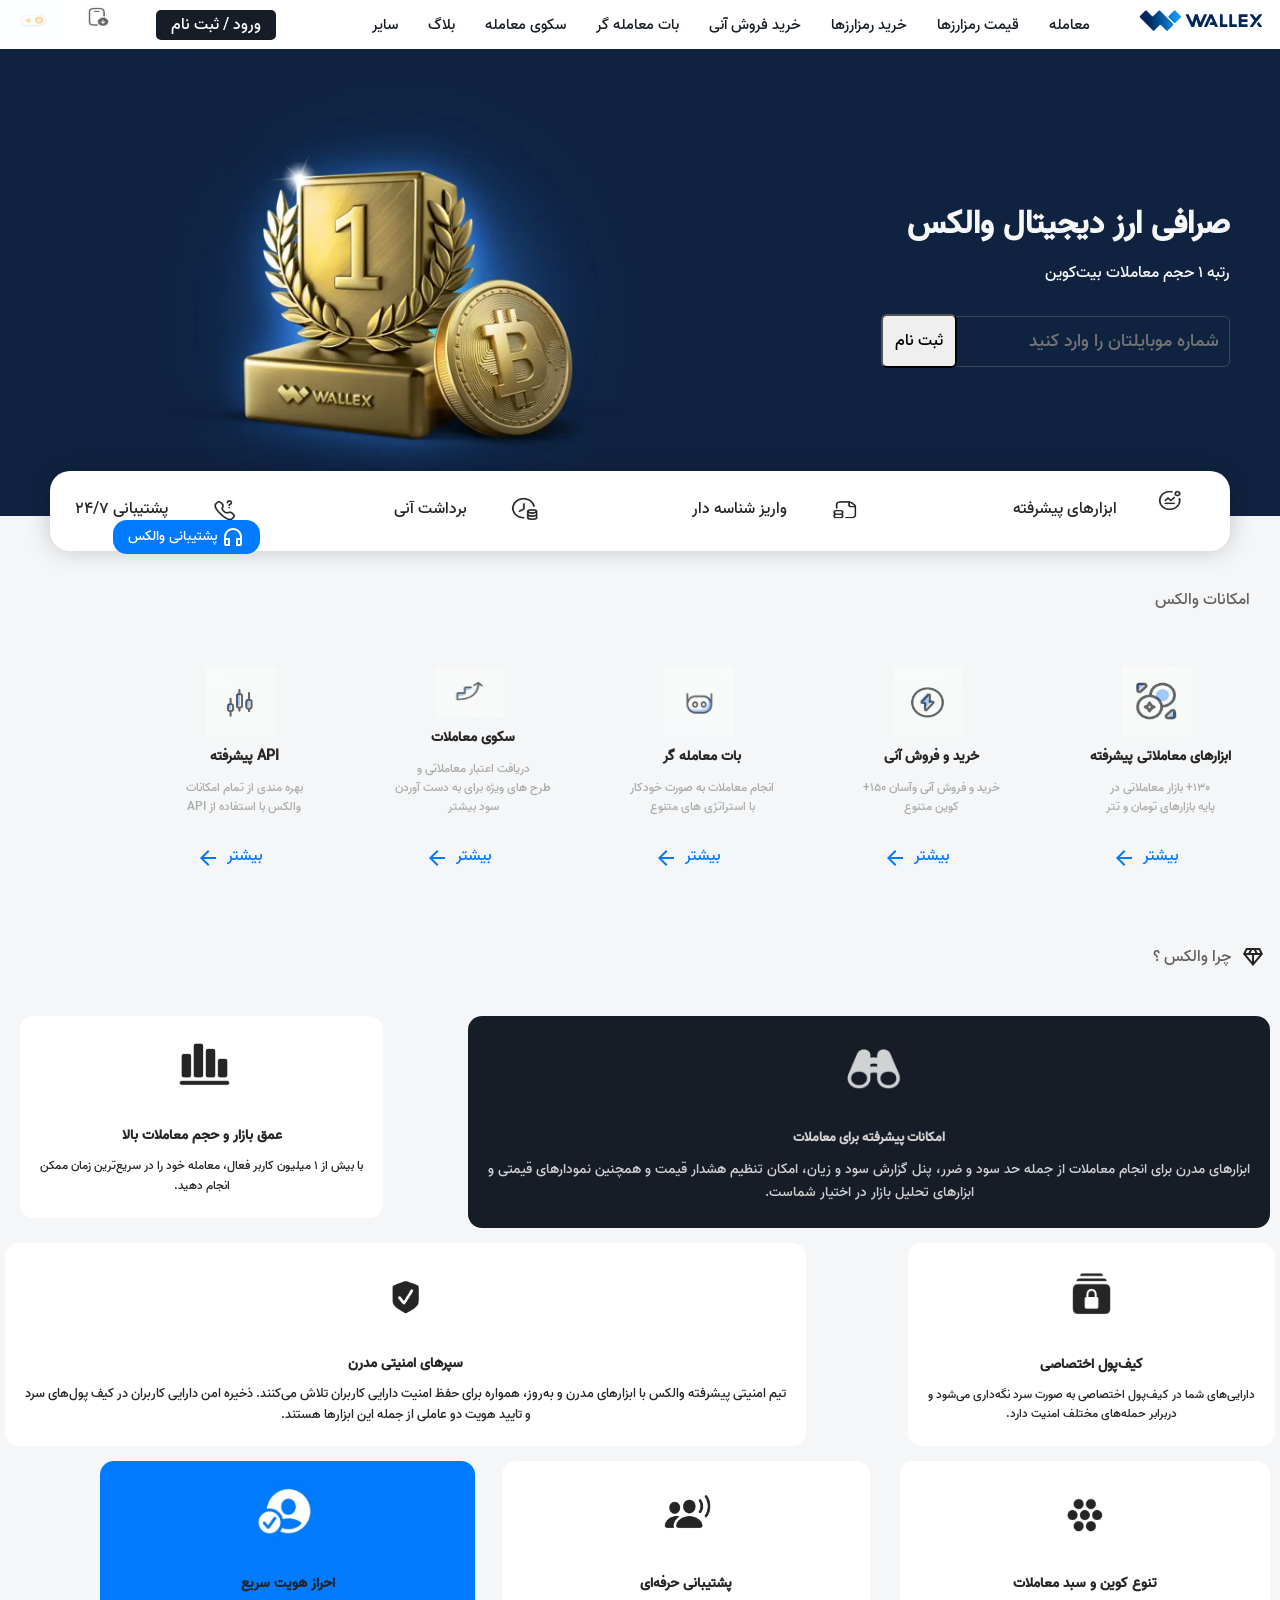
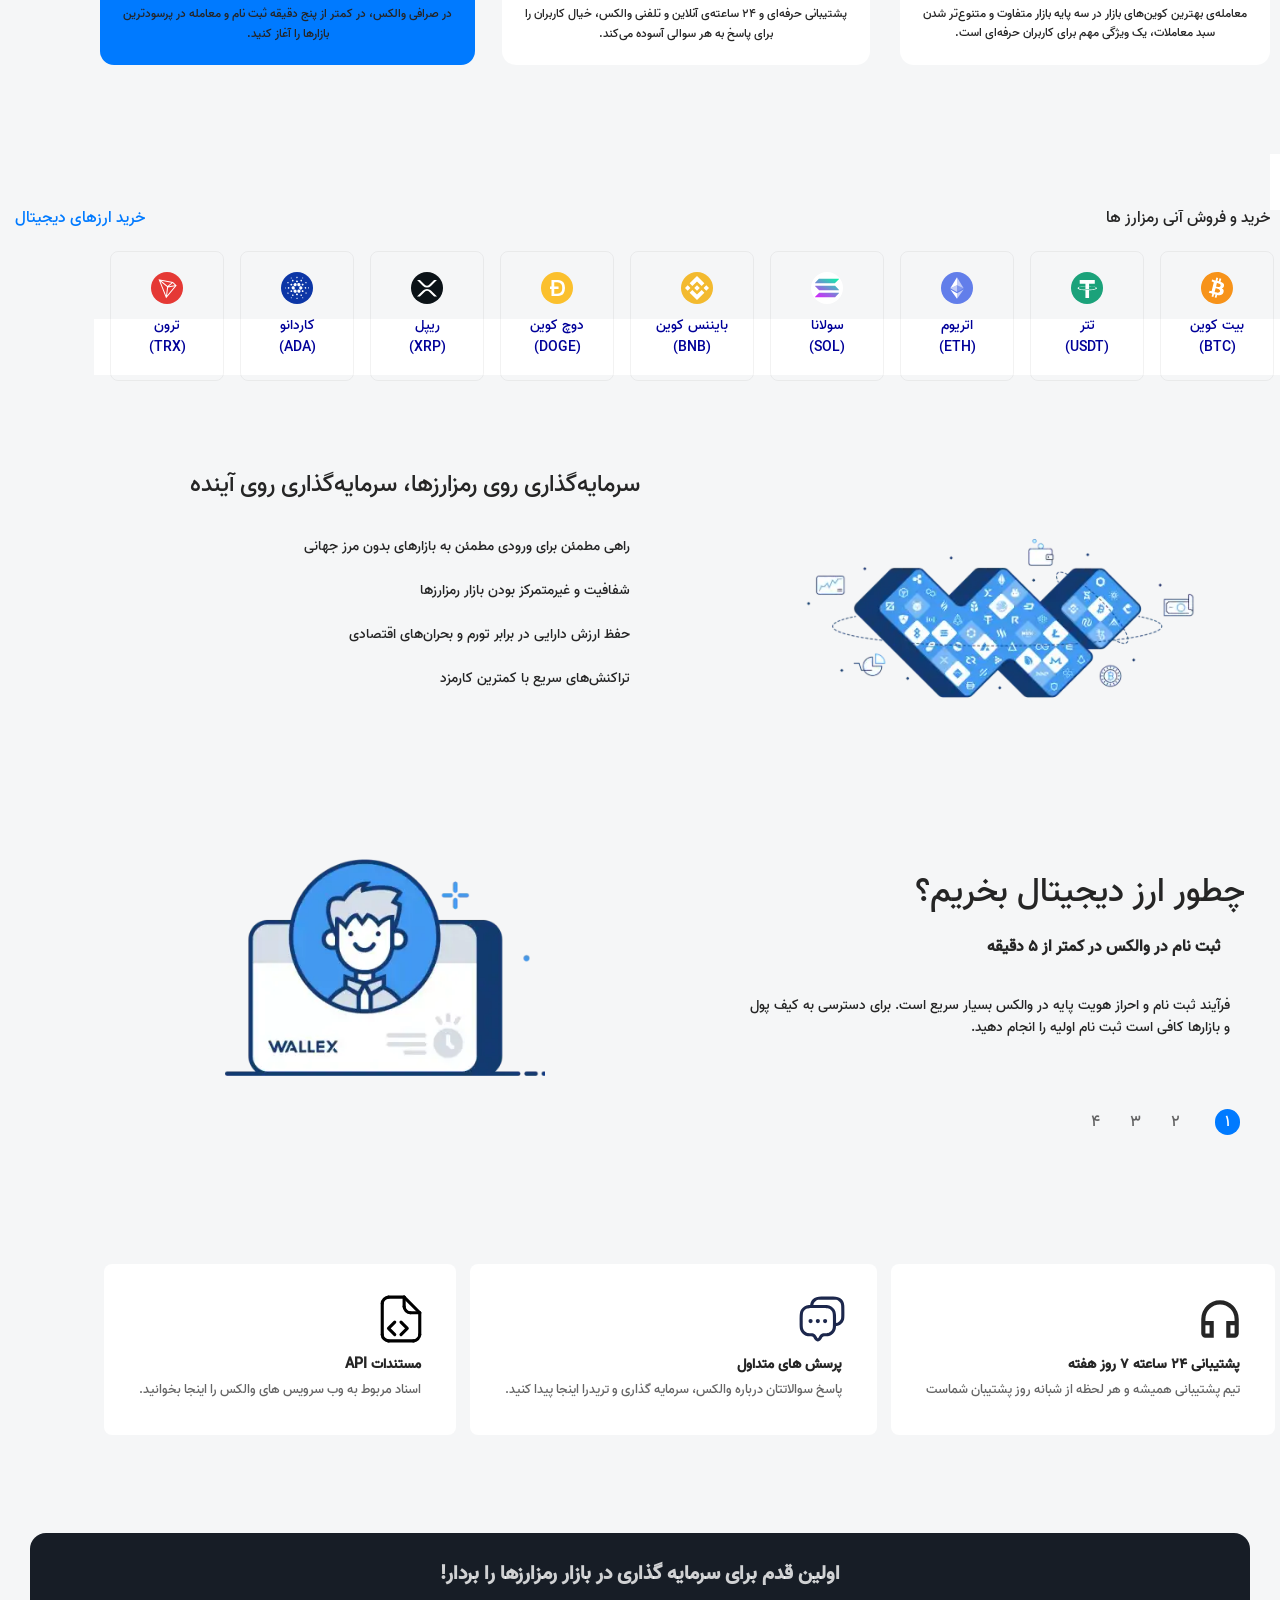
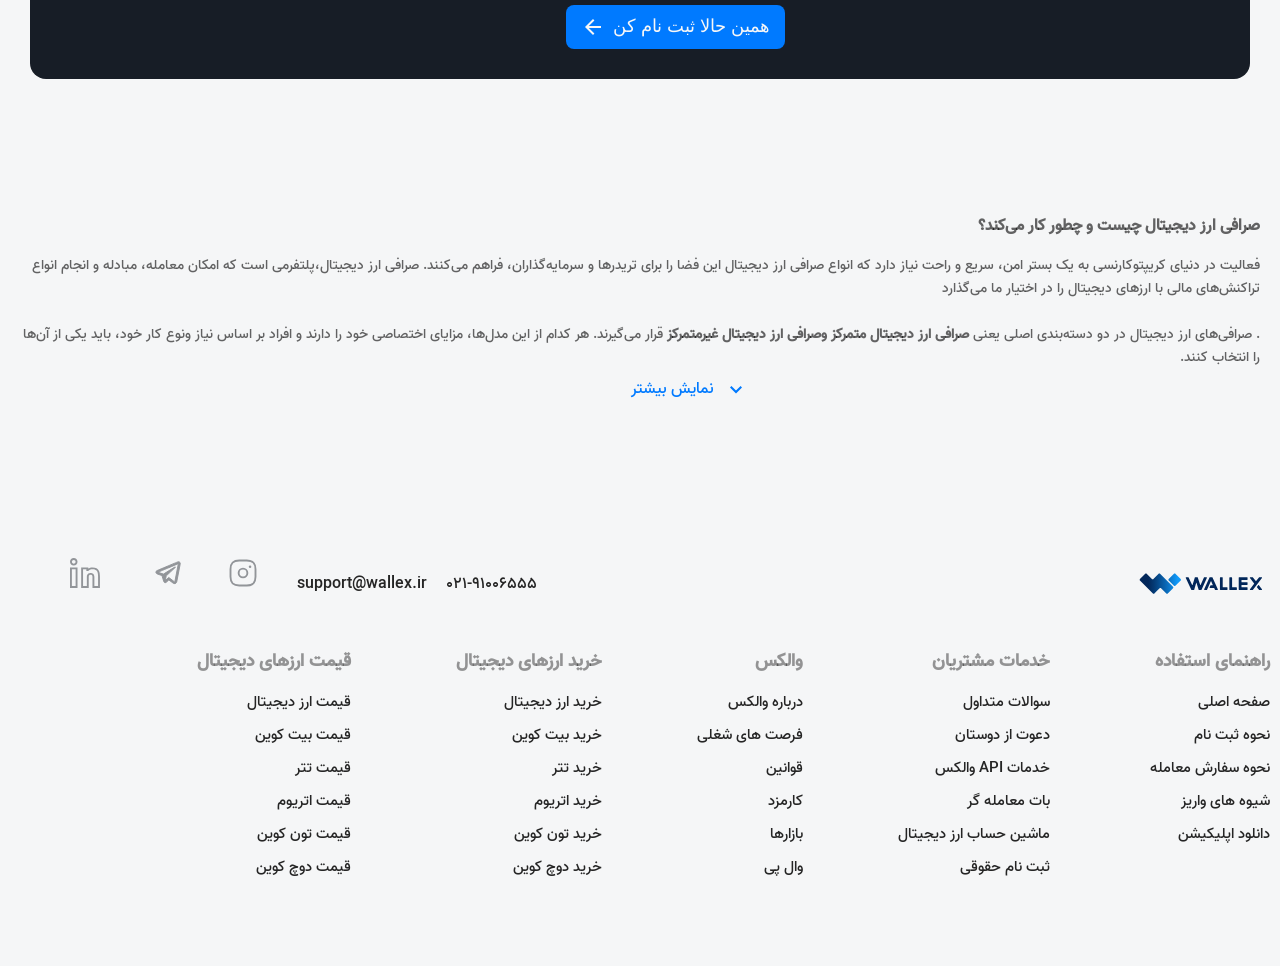
<file: wallex.ir/index.html>
<!DOCTYPE html>
<html>
  <head>
    <title>wallex_والکس</title>
    <meta charset="UTF-8" />
    <meta name="description" content="Free Web tutorials" />
    <meta name="keywords" content="wallex" />
    <meta name="author" content="samira hasanzehi" />
    <meta name="viewport" content="width=device-width, initial-scale=1.0" />
    <link href="style.css" rel="stylesheet" type="text/css" />
    <link rel="stylesheet"href="https://fonts.googleapis.com/icon?family=Material+Icons"/>
  </head>
  <body>
    <div class="container">
      <div class="header-top">
        <div class="logo">
          <a href="https://www.wallex.ir"><img src="images/wallex-logo.svg"/></a>
        </div>
        <ul class="header-menu">
          <li class="menu-item"><a href="#">معامله</a></li>
          <li class="menu-item"><a href="#">قیمت رمزارزها</a></li>
          <li class="menu-item"><a href="#">خرید رمزارزها</a></li>
          <li class="menu-item"><a href="#">خرید فروش آنی</a></li>
          <li class="menu-item"><a href="#">بات معامله گر</a></li>
          <li class="menu-item"><a href="#">سکوی معامله</a></li>
          <li class="menu-item"><a href="#">بلاگ</a></li>
          <li class="menu-item"><a href="#">سایر</a></li>
        </ul>
        <span class="login"><a href="#">ورود / ثبت نام</a></span>
        <a class="download" href="#"
          ><img src="images/download.jpg" width="50px" height="40px" />
          <img src="images/dark.jpg" width="70px" height="40px" />
        </a>
      
      </div>
      <button class="support-wallex"><img src="images/headphones_24dp_FFFFFF_FILL0_wght400_GRAD0_opsz24.svg">پشتیبانی والکس</button>

      <div class="header-bottom">
        <div class="header-bottom-right">
          <div class="title-right">
            <h1>صرافی ارز دیجیتال والکس</h1>
          </div>
          <div class="sub-right">
            <span>رتبه 1 حجم معاملات بیت‌کوین</span>
          </div>
          <div class="header-login">
            <input type="tel" placeholder="شماره موبایلتان را وارد کنید" />
          </div>
        </div>
        <div class="bud">
          <button>ثبت نام</button>
        </div>
        <div class="header-bottom-left">
          <img src="images/home-banner.webp" width="467px" height="467px" />
        </div>
      </div>

      <div class="paper">
        <img src="images/img1.jpg" width="30px" height="30px" />
        <p class="paper-nav">ابزارهای پیشرفته</p>

        <img src="images/img2.jpg" width="40px" height="50px" />
        <p class="paper-nav">واریز شناسه دار</p>

        <img src="images/img3.jpg" width="40px" height="50px" />
        <p class="paper-nav">برداشت آنی</p>

        <img src="images/img4.jpg" width="40px" height="50px" />
        <p class="paper-nav">پشتیبانی 24/7</p>
      </div>
      <br />

      <p class="fac">امکانات والکس</p>
      <br />
      <div class="fac-wallex">
        <a class="aks" href="#"
          ><img src="images/fac1.jpg" width="70px" height="70px" />
          <h3 class="title">ابزارهای معاملاتی پیشرفته</h3>
          <p class="disc">
            130+ بازار معاملاتی در <br />پایه بازارهای تومان و تتر
          </p>
          <p class="more">بیشتر</p>
          <img
            class="arrow"
            src="images/arrow_back_24dp_007AFF_FILL0_wght400_GRAD0_opsz24.svg"
          />
        </a>
      </div>
      <div class="fac-wallex">
        <a class="aks" href="#"
          ><img src="images/fac2.jpg" width="70px" height="70px" />
          <h3 class="title">خرید و فروش آنی</h3>
          <p class="disc">
            خرید و فروش آنی وآسان 150+ <br />
            کوین متنوع
          </p>
          <p class="more">بیشتر</p>
          <img
            class="arrow"
            src="images/arrow_back_24dp_007AFF_FILL0_wght400_GRAD0_opsz24.svg"
          />
        </a>
      </div>
      <div class="fac-wallex">
        <a class="aks" href="#"
          ><img src="images/fac3.jpg" width="70px" height="70px" />
          <h3 class="title">بات معامله گر</h3>
          <p class="disc">
            انجام معاملات به صورت خودکار <br />
            با استراتژی های متنوع
          </p>
          <p class="more">بیشتر</p>
          <img
            class="arrow"
            src="images/arrow_back_24dp_007AFF_FILL0_wght400_GRAD0_opsz24.svg"
          />
        </a>
      </div>
      <div class="fac-wallex">
        <a class="aks" href="#"
          ><img src="images/fac4.jpg" width="70px" height="50px" />
          <h3 class="title">سکوی معاملات</h3>
          <p class="disc">
            دریافت اعتبار معاملاتی و <br />
            طرح های ویژه برای به دست آوردن <br />
            سود بیشتر
          </p>
          <p class="more">بیشتر</p>
          <img
            class="arrow"
            src="images/arrow_back_24dp_007AFF_FILL0_wght400_GRAD0_opsz24.svg"
          />
        </a>
      </div>
      <div class="fac-wallex">
        <a class="aks" href="#"
          ><img src="images/fac5.jpg" width="70px" height="70px" />
          <h3 class="title">API پیشرفته</h3>
          <p class="disc">
            بهره مندی از تمام امکانات <br />
            والکس با استفاده از API
          </p>
          <p class="more">بیشتر</p>
          <img
            class="arrow"
            src="images/arrow_back_24dp_007AFF_FILL0_wght400_GRAD0_opsz24.svg"
          />
        </a>
      </div>
      <br /><br /><br />
      <div class="diamond">
        <img src="images/diamond_24dp_252525_FILL0_wght400_GRAD0_opsz24.svg" />
        <h3 class="why-wallex">چرا والکس ؟</h3>
      </div>
      <br />
      <div class="loans">
        <img src="images/loans.jpg" width="75px" />
        <h5 class="title-loans">امکانات پیشرفته برای معاملات</h5>
        <p class="desc-loans">
          ابزارهای مدرن برای انجام معاملات از جمله حد سود و ضرر، پنل گزارش سود و
          زیان، امکان تنظیم هشدار قیمت و همچنین نمودارهای قیمتی و <br />ابزارهای
          تحلیل بازار در اختیار شماست.
        </p>
      </div>

      <div class="chart">
        <img src="images/chart.jpg" width="75px" />
        <h5>عمق بازار و حجم معاملات بالا</h5>
        <p>
          با بیش از ۱ میلیون کاربر فعال، معامله خود را در سریع‌ترین زمان ممکن
          <br />انجام دهید.
        </p>
      </div>

      <div class="security">
        <img src="images/security.jpg" width="75px" />
        <h5>کیف‌پول اختصاصی</h5>
        <p>
          دارایی‌های شما در کیف‌پول اختصاصی به صورت سرد نگه‌داری می‌شود و
          <br />دربرابر حمله‌های مختلف امنیت دارد.
        </p>
      </div>

      <div class="check">
        <img src="images/check.jpg" width="75px" />
        <h5>سپرهای امنیتی مدرن</h5>
        <p>
          تیم امنیتی پیشرفته والکس با ابزارهای مدرن و به‌روز، همواره برای حفظ
          امنیت دارایی کاربران تلاش می‌کنند. ذخیره امن دارایی کاربران در کیف
          پول‌های سرد <br />و تایید هویت دو عاملی از جمله این ابزارها هستند.
        </p>
      </div>

      <div class="circle">
        <img src="images/circle.jpg" width="75px" />
        <h5>تنوع کوین و سبد معاملات</h5>
        <p>
          معامله‌ی بهترین کوین‌های بازار در سه پایه بازار متفاوت و متنوع‌تر شدن
          <br />سبد معاملات، یک ویژگی مهم برای کاربران حرفه‌ای است.
        </p>
      </div>

      <div class="global">
        <img src="images/global.jpg" width="75px" />
        <h5>پشتیبانی حرفه‌ای</h5>
        <p>
          پشتیبانی حرفه‌ای و ۲۴ ساعته‌ی آنلاین و تلفنی والکس، خیال کاربران را
          <br />برای پاسخ به هر سوالی آسوده می‌کند.
        </p>
      </div>

      <div class="verify">
        <img src="images/verify.jpg" width="75px" />
        <h5>احراز هویت سریع</h5>
        <p>
          در صرافی والکس، در کمتر از پنج دقیقه ثبت نام و معامله در پرسودترین
          <br />بازارها را آغاز کنید.
        </p>
      </div>
      <br /><br /><br /><br /><br />
      <div class="digital-coin">
        <div class="coins">
          <p>خرید و فروش آنی رمزارز ها</p>
          <a href="#">خرید ارزهای دیجیتال</a>
        </div>
        <div class="BTC">
          <a href="#"><img src="images/BTC.svg" /></a>
          <a href="#" class="bitcoin"
            ><p>
              بیت کوین <br />
              (BTC)
            </p></a
          >
        </div>

        <div class="BTC">
          <a href="#"><img src="images/USDT.svg" /></a>
          <a href="#" class="bitcoin"
            ><p>
              تتر <br />
              (USDT)
            </p></a
          >
        </div>

        <div class="BTC">
          <a href="#"><img src="images/ETH.svg" /></a>
          <a href="#" class="bitcoin"
            ><p>
              اتریوم <br />
              (ETH)
            </p></a
          >
        </div>

        <div class="BTC">
          <a href="#"><img src="images/SOL.svg" /></a>
          <a href="#" class="bitcoin"
            ><p>
              سولانا <br />
              (SOL)
            </p></a
          >
        </div>

        <div class="BTC">
          <a href="#"><img src="images/BNB.svg" /></a>
          <a href="#" class="bitcoin"
            ><p>
              بایننس کوین <br />
              (BNB)
            </p></a
          >
        </div>

        <div class="BTC">
          <a href="#"><img src="images/DOGE.svg" /></a>
          <a href="#" class="bitcoin"
            ><p>
              دوچ کوین <br />
              (DOGE)
            </p></a
          >
        </div>

        <div class="BTC">
          <a href="#"><img src="images/XRP.svg" /></a>
          <a href="#" class="bitcoin"
            ><p>
              ریپل <br />
              (XRP)
            </p></a
          >
        </div>

        <div class="BTC">
          <a href="#"><img src="images/ADA.svg" /></a>
          <a href="#" class="bitcoin"
            ><p>
              کاردانو <br />
              (ADA)
            </p></a
          >
        </div>

        <div class="BTC">
          <a href="#"><img src="images/TRX.svg" /></a>
          <a href="#" class="bitcoin"
            ><p>
              ترون <br />
              (TRX)
            </p></a
          >
        </div>
      </div>
      <br><br><br><br><br>

      <div class="investment">
        <div class="invest-right">
          <img src="images/investment-motivation.webp">
        </div>
        <div class="invest-left">
          <h2>سرمایه‌گذاری روی رمزارزها، سرمایه‌گذاری روی آینده<br></h2>
          <p>راهی مطمئن برای ورودی مطمئن به بازارهای بدون مرز جهانی
            <br>شفافیت و غیرمتمرکز بودن بازار رمزارزها
           <br> حفظ ارزش دارایی در برابر تورم و بحران‌های اقتصادی
           <br> تراکنش‌های سریع با کمترین کارمزد</p>
        </div>
      </div>
<br><br><br><br>

<div class="investment">
        <div class="invest-left">
          <h1 class="invest-left-title">چطور ارز دیجیتال بخریم؟</h1>
          <h6 class="invest-left-desc1">ثبت نام در والکس در کمتر از 5 دقیقه</h6>
          <p class="invest-left-desc2">فرآیند ثبت نام و احراز هویت پایه در والکس بسیار سریع است. برای دسترسی به کیف پول <br> و بازارها کافی است ثبت نام اولیه را انجام دهید.</p>
        </div>
        <div class="invest-right">
          <img class="invest-right-pic" src="images/how_to_signup.webp" style="width: 320px; height: 217px;">
        </div>
      </div>
      <div class="pages">
        <a href="#" class="item-pages1">1</a>
        <a href="#" class="item-pages">2</a>
        <a href="#" class="item-pages">3</a>
        <a href="#" class="item-pages">4</a>
      </div>
      <br><br><br><br>
      <div class="API">
       <a class="API-shot" href="#"><img src="images/headphones_24dp_252525_FILL0_wght400_GRAD0_opsz24.svg" width="50px" height="50px"></a>
        <h5 class="API-title">پشتیبانی 24 ساعته 7 روز هفته</h5>
        <p class="API-desc">تیم پشتیبانی همیشه و هر لحظه از شبانه روز پشتیبان شماست</p>
</div>
<div class="API">
        <a class="API-shot" href="#"><img src="images/dialog-2-svgrepo-com.svg" width="50px" height="50px"></a>
        <h5 class="API-title">پرسش های متداول</h5>
        <p class="API-desc">پاسخ سوالاتتان درباره والکس، سرمایه گذاری و تریدرا اینجا پیدا کنید.</p>
</div>
<div class="API">
        <a class="API-shot" href="#"><img src="images/file-code1-svgrepo-com.svg" width="50px" height="50px"></a>
        <h5 class="API-title">مستندات API</h5>
        <p class="API-desc">اسناد مربوط به وب سرویس های والکس را اینجا بخوانید.</p>
      </div>
      <br><br><br><br>
      <div class="big-box">
        <h3 class="big-box-title">اولین قدم برای سرمایه گذاری در بازار رمزارزها را بردار!</h3>
        <button class="big-box-but">همین حالا ثبت نام کن<img src="images/arrow_back.svg"></button>
      </div>
      <br><br><br><br>
      <div class="sarafy">
        <h4 class="sarafy-title">صرافی ارز دیجیتال چیست و چطور کار می‌کند؟</h4>
        <p>فعالیت در دنیای کریپتوکارنسی به یک بستر امن، سریع و راحت نیاز دارد که انواع صرافی ارز دیجیتال این فضا را برای تریدرها و سرمایه‌گذاران، فراهم می‌کنند. صرافی ارز دیجیتال،پلتفرمی است که امکان معامله، مبادله و انجام انواع تراکنش‌های مالی با ارزهای دیجیتال را در اختیار ما می‌گذارد<br><br>.

          صرافی‌های ارز دیجیتال در دو دسته‌بندی اصلی یعنی <strong>صرافی ارز دیجیتال متمرکز وصرافی ارز دیجیتال غیرمتمرکز</strong> قرار می‌گیرند. هر کدام از این مدل‌ها، مزایای اختصاصی خود را دارند و افراد بر اساس نیاز ونوع کار خود، باید یکی از آن‌ها را انتخاب کنند.</p>
          
          <a class="sarafy-more" href="#"><img src="images/stat_minus_1_24dp_007AFF_FILL0_wght400_GRAD0_opsz24.svg">نمایش بیشتر</a>
      </div>
<br><br><br><br><br><br>
      <div class="relate">
        <div class="relate-right">
        <img src="images/wallex-logo.svg">
      </div>

      <div class="relate-left">
        <a href="#" class="phone">021-91006555</a>
        <a href="#" class="mail">support@wallex.ir</a>
        <a href="#" class="insta"><img src="images/instagram1-svgrepo-com.svg" width="30px" height="30px"></a>
        <a href="#" class="telegram"><img src="images/telegram1-svgrepo-com.svg" width="30px" height="30px"></a>
        <a href="#" class="link"><img src="images/linkedin1-svgrepo-com.svg" width="30px" height="30px"></a>
      </div>
      </div>
      
      <div class="footer">
        <ul class="menu-footer">
          <h5 class="footer-up">راهنمای استفاده</h5>
          <li class="item-footer">صفحه اصلی</li>
          <li class="item-footer">نحوه ثبت نام</li>
          <li class="item-footer">نحوه سفارش معامله</li>
          <li class="item-footer">شیوه های واریز</li>
          <li class="item-footer">دانلود اپلیکیشن</li>
        </ul>
       
        <ul class="menu-footer">
          <h5 class="footer-up">خدمات مشتریان</h5>
          <li class="item-footer">سوالات متداول</li>
          <li class="item-footer">دعوت از دوستان</li>
          <li class="item-footer">خدمات API والکس</li>
          <li class="item-footer">بات معامله گر</li>
          <li class="item-footer">ماشین حساب ارز دیجیتال</li>
          <li class="item-footer">ثبت نام حقوقی</li>
        </ul>
       
        <ul class="menu-footer">
          <h5 class="footer-up">والکس</h5>
          <li class="item-footer">درباره والکس</li>
          <li class="item-footer">فرصت های شغلی</li>
          <li class="item-footer">قوانین</li>
          <li class="item-footer">کارمزد</li>
          <li class="item-footer">بازارها</li>
          <li class="item-footer">وال پی</li>
        </ul>
      
        <ul class="menu-footer">
          <h5 class="footer-up">خرید ارزهای دیجیتال</h5>
          <li class="item-footer">خرید ارز دیجیتال</li>
          <li class="item-footer">خرید بیت کوین</li>
          <li class="item-footer">خرید تتر</li>
          <li class="item-footer">خرید اتریوم</li>
          <li class="item-footer">خرید تون کوین</li>
          <li class="item-footer">خرید دوچ کوین</li>
        </ul>
       
        <ul class="menu-footer">
          <h5 class="footer-up">قیمت ارزهای دیجیتال</h5>
          <li class="item-footer">قیمت ارز دیجیتال</li>
          <li class="item-footer">قیمت بیت کوین</li>
          <li class="item-footer">قیمت تتر</li>
          <li class="item-footer">قیمت اتریوم</li>
          <li class="item-footer">قیمت تون کوین</li>
          <li class="item-footer">قیمت دوچ کوین</li>
        </ul>
      </div>
<br><br>
    </div>

  </body>
</html>
</file>
<file: mosbatesabz/assets/css/style.css>
body {
    text-align: center;
}
#mynavbar .btn-default {
    background-color: rgba(255,255,255,1);
    border: 2px solid #24ab9a;
    color: rgba(37,165,149,1);
    border-radius: 8px;
    padding: 15px 10px;
    font-size: 14px;
    font-weight: 700px;
    
}
#mynavbar .btn-default:hover {
    border: 1px solid #24ab9a;
}
#ul-nav a {
    color: #333;
    font-size: 15px;
}
#ul-nav a:hover {
    color: rgb(37, 165, 149);
}
#slider2 {
    background-color: #ef3c51 ;
    max-width: 99%;
    padding: 10px 0 14px 0;
}
#slider2 h1 {
    color: #fff;
    font-size: 36px;
    margin: 10px 20px 0;
}
#hours {
    font-size: 14px;
    font-weight: 600;
}
#minutes {
    font-size: 14px;
    font-weight: 600;
}
#secondes {
    font-size: 14px;
    font-weight: 600;
}
.timer-container {
    display: flex;
    flex-direction: row-reverse; /* چیدمان از راست به چپ */
    align-items: center;
    justify-content: center; /* برای وسط‌چین کردن در صورت نیاز */
    font-family: Arial, sans-serif; /* یک فونت مناسب انتخاب کنید */
    color: #333;
}

.timer-item {
    display: flex;
    flex-direction: column;
    align-items: center;
    margin: 0 8px; /* فاصله بین ساعت، دقیقه و ثانیه */
}

.timer-item .value {
    font-size: 28px;
    font-weight: bold;
    color: #d9534f; /* رنگ قرمز مشابه تصویر */
    display: block;
}

.timer-item .unit {
    font-size: 14px;
    color: #555;
    display: block;
}

/* استایل برای جداکننده‌ها */
.separator {
    font-size: 24px;
    font-weight: bold;
    color: #d9534f;
    display: none; /* در این طرح نیاز نیست، اما برای استفاده‌های دیگر مفید است */
}
.carousel-control-prev-icon {
    background-image: url("mosbatesabz/assets/images/img5/right-light.svg");
     
}
.carousel-control-next-icon {
    background-image: url("mosbatesabz/assets/images/img5/left-light.svg");
}
#slider-3 a {
    color: rgb(37, 165, 149);
    text-decoration: none;
    font-size: 14px;
    margin: 10px 0 0 0;
    font-weight: 400;
}
#offer1 {
background-color: #f9df6e;
width: ;
border-radius: 10px;
}
#offer1 .p {
    position: relative;
    right: 105px;
}
#headup {
    border-width: 0 0 3px 0;
    border-style: solid;
    border-color: #24ab9a;
    width: 140px;
}
#headup h2 {
    font-size: 15px;
    font-weight: 500;
}
#vita .b1 {
    border: 0.25px solid #2dddc6;
    border-radius: 8px;
    margin-top: 10px;
    padding-bottom: 10px;
}
#headup1 {
    border-width: 0 0 3px 0;
    border-style: solid;
    border-color: #24ab9a;
    width: 100px;
}
#headup1 h2 {
    font-size: 15px;
    font-weight: 500;
 }
 #special span {
    color: #7a7a7a;
    font-weight: 400;
 }
 #headup2 {
    border-width: 0 0 3px 0;
    border-style: solid;
    border-color: #24ab9a;
    width: 160px;
}
#headup2 h2 {
    font-size: 15px;
    font-weight: 500;
 }
 #week .b1 {
    border: 0.25px solid #2dddc6;
    border-radius: 8px;
    margin-top: 10px;
    padding-bottom: 10px;
}
#headup3 {
    border-width: 0 0 3px 0;
    border-style: solid;
    border-color: #24ab9a;
    width: 210px;
}
#headup3 h2 {
    font-size: 15px;
    font-weight: 550;
 }

 .content-card {
    position: relative;
    border-radius: 1rem;
    overflow: hidden;
    max-height: 180px; /* ارتفاع اولیه محدود */
    transition: max-height .6s ease;
  }

  /* افکت محو پایین متن */
  .content-card::after {
    content: "";
    position: absolute;
    bottom: 0;
    left: 0;
    width: 100%;
    height: 60px;
    background: linear-gradient(to top, rgba(255,255,255,1), rgba(255,255,255,0));
    transition: opacity .4s ease;
  }

  /* حالت باز شده */
  .content-card.expanded {
    max-height: 1000px; /* ارتفاع زیاد تا متن کامل جا بشه */
  }
  .content-card.expanded::after {
    opacity: 0; /* محو شدن لایه گرادیان */
  }
  #readMore {
    position: absolute;
    right: 15px;
    text-decoration: none;
  }
  #footer {
    margin: 80px 0 0 0;
    border-top: .25px solid #76d5fe;
    border-bottom: .25px solid #76d5fe;

  }
  #footer1 .w {
    width: 380px;
  }
  #footer1 .fs {
    font-size: 14px;
    color: rgb(37, 165, 149);
  }
  #footer1 .fs1 {
    font-size: 14px;
    color: rgb(37, 165, 149);
  }
  #footer1 a {
    text-decoration: none;
    color: #192736;
    
  }
</file>
<file: wallex.ir/style.css>
@font-face {
  font-family: vazir;
  src: url("vazir-medium/Vazir-Medium-FD.eot") format("eot");
}
@font-face {
  font-family: vazir;
  src: url("vazir-medium/Vazir-Medium-FD.ttf") format("ttf");
}
@font-face {
  font-family: vazir;
  src: url("vazir-medium/Vazir-Medium-FD.woff") format("woff");
}
@font-face {
  font-family: vazir;
  src: url("vazir-medium/Vazir-Medium-FD.woff2") format("woff2");
}
* {
  margin: 0;
  padding: 0;
  box-sizing: border-box;
}
* a {
  text-decoration: none;
  cursor: pointer;
  font-family: vazir;
}
body {
  font-family: vazir;
  direction: rtl;
  background-color: #f5f6f7;
}
.container {
  width: 100%;
  height: auto;
  margin: 0 auto;
}
.header-top {
  display: flex;
  justify-content: space-between;
  background-color: #fff;
  align-items: center;
  position: relative;
  top: 0;
  position: sticky;
  z-index: 1;
}
.logo {
  margin: 0 15px 0 5px;
}
.header-menu {
  display: flex;
  list-style-type: none;
}
.menu-item {
  margin-left: 10px;
}
.menu-item a {
  color: #171d26;
  font-size: 15px;
  padding: 10px;
}
.menu-item a:hover {
  background-color: #d7dadf;
  padding: 5px;
  border-radius: 6px;
  margin: 0 5px;
}
.login {
  background-color: #171d26;
  padding: 2px 15px;
  border-radius: 5px;
  margin-right: 45px;
}
.login a {
  color: #fff;
}
.download {
  align-items: center;
}
.download img {
}
.header-bottom {
  background-color: #0f2341;
  margin: 0;
  height: 467px;
  display: flex;
}
.header-bottom-right {
  display: inline-block;
}
.title-right {
  color: #f7f7f7;
  margin: 150px 50px 10px 0;
  font-size: 16px;
}
.sub-right {
  color: #f7f7f7;
  margin: 10px 50px 0 0;
}
.header-login {
  margin: 10px 50px 0 20px;
}
.header-login input {
  font-family: inherit;
  padding: 10px;
  width: 100%;
  background: none;
  border: 1px solid #374861;
  opacity: 1;
  font-size: 18px;
  color: rgba(247, 247, 247, 1);
  direction: rtl;
  border-radius: 6px;
  margin: 20px 0 0 0;
}
.bud button {
  font-family: inherit;
  padding: 12px;
  cursor: pointer;
  transition: 0;
  border-radius: 6px;
  font-weight: 500;
  font-size: 1rem;
  margin: 265px -50px 0 0;
}
.header-bottom-left {
  margin-right: 250px;
}
.paper {
  display: flex;
  background-color: #fff;
  justify-content: center;
  padding: 15px;
  margin: -45px 50px 0 50px;
  position: relative;
  border-radius: 20px;
  justify-content: space-between;
  box-shadow: 0 0 24px rgb(0 0 0 / 20%);
}
.paper img {
  margin-right: 30px;
}
.paper-nav {
  margin-right: -80px;
  padding: 10px;
  color: #252525;
}
.fac {
  color: rgba(0, 0, 0, 0.6);
  font-family: inherit;
  font-size: 1rem;
  font-weight: 500;
  margin: 10px 30px 15px 0;
}
.fac-wallex {
  display: inline-block;
  margin: 0 15px 0 0;
  padding: 13px;
  width: 210px;
  border-radius: 10px;
  cursor: pointer;
  transition: transform 0.5s;
}
.fac-wallex:hover {
  -ms-transform: scale(1.5);
  -webkit-transform: scale(1.5);
  transform: scale(1.2);
  background-color: #ffffff;
}
.aks {
  margin-right: 60px;
}
.title {
  line-height: 1.6;
  text-align: center;
  font-size: 14px;
  margin-bottom: 10px;
  color: #252525;
}
.disc {
  text-align: center;
  font-size: 12px;
  margin-top: 10px;
  color: rgba(0, 0, 0, 0.3);
}
.more {
  display: inline;
  margin: 20px 70px 10px 0;
  color: #007aff;
  padding: 3px;
  border-radius: 4px;
}
.more:hover {
  background-color: #d7dadf;
}
.arrow {
  margin: 20px 0 0 0;
  position: relative;
  top: 10px;
}
.arrow:hover {
  background-color: #d7dadf;
}
.diamond {
  display: flex;
  margin: 0 15px 10px 10px;
}
.why-wallex {
  margin: 10px;
  color: rgba(0, 0, 0, 0.6);
  font-weight: 300;
  font-size: 16px;
}
.loans {
  background-color: #171d26;
  display: inline-block;
  justify-content: center;
  align-items: center;
  margin: 0 10px 0 5px;
  padding: 10px;
  border-radius: 14px;
  transform: translate(0px);
  transition: transform 0.5s;
}
.loans:hover {
  transform: scale(1.05);
  box-shadow: 0px 2px 7px rgba(0, 0, 0, 0.2);
}
.loans img {
  margin: 10px 350px 10px 0;
}
.title-loans {
  text-align: center;
  color: #fffeffcc;
  margin: 5px;
  font-family: inherit;
}
.desc-loans {
  text-align: center;
  color: #fffeffcc;
  font-weight: 400;
  line-height: 1.667;
  font-size: 0.85rem;
  margin: 5px 10px 15px 10px;
  display: inline-block;
}
.chart {
  float: left;
  text-align: center;
  background-color: #fff;
  justify-content: center;
  align-items: center;
  margin: 0 5px 0 20px;
  padding: 7px 15px;
  transform: translate(0px);
  transition: transform 0.5s;
  border-radius: 14px;
}
.chart:hover {
  transform: scale(1.05);
  box-shadow: 0px 3px 7px rgba(0, 0, 0, 0.2);
}
.chart img {
  margin-top: 10px;
}
.chart h5 {
  font-size: 0.85rem;
  color: #252525;
  margin: 15px 0 10px 0;
}
.chart p {
  color: #252525;
  font-size: 0.75rem;
  line-height: 1.637;
  margin: 0 5px 15px 5px;
  font-family: inherit;
}
.security {
  text-align: center;
  background-color: #fff;
  align-items: center;
  margin: 15px 5px 0 0;
  padding: 7px 15px;
  transform: translate(0px);
  transition: transform 0.5s;
  border-radius: 14px;
  display: inline-block;
}
.security:hover {
  transform: scale(1.05);
  box-shadow: 0px 3px 7px rgba(0, 0, 0, 0.2);
}
.security img {
  margin-top: 10px;
}
.security h5 {
  font-size: 0.85rem;
  color: #252525;
  margin: 15px 0 10px 0;
  font-family: inherit;
}
.security p {
  color: #252525;
  font-size: 0.75rem;
  line-height: 1.637;
  margin: 0 5px 15px 5px;
}
.check {
  float: left;
  text-align: center;
  background-color: #fff;
  margin: 15px 5px 0 5px;
  padding: 7px 15px;
  border-radius: 14px;
  transform: translate(0px);
  transition: transform 0.2s;
}
.check:hover {
  transform: scale(1.03);
  box-shadow: 0px 3px 7px rgba(0, 0, 0, 0.2);
}
.check img {
  margin-top: 10px;
}
.check h5 {
  font-size: 0.85rem;
  margin: 15px 0 10px 0;
  color: #252525;
}
.check p {
  font-size: 0.8rem;
  line-height: 1.637;
  color: #252525;
  margin: 0 5px 13px 5px;
}
.circle {
  text-align: center;
  background-color: #fff;
  align-items: center;
  margin: 15px 10px 0 0;
  padding: 7px 18px;
  transform: translate(0px);
  transition: transform 0.5s;
  border-radius: 14px;
  display: inline-block;
}
.circle:hover {
  transform: scale(1.05);
  box-shadow: 0px 3px 7px rgba(0, 0, 0, 0.2);
}
.circle img {
  margin-top: 10px;
}
.circle h5 {
  font-size: 0.85rem;
  color: #252525;
  margin: 15px 0 10px 0;
  font-family: inherit;
}
.circle p {
  color: #252525;
  font-size: 0.75rem;
  line-height: 1.637;
  margin: 0 5px 15px 5px;
}
.global {
  text-align: center;
  background-color: #fff;
  align-items: center;
  margin: 15px 5px 0 0;
  padding: 7px 18px;
  transform: translate(0px);
  transition: transform 0.5s;
  border-radius: 14px;
  display: inline-block;
  position: absolute;
  right: 405px;
}
.global:hover {
  transform: scale(1.05);
  box-shadow: 0px 3px 7px rgba(0, 0, 0, 0.2);
}
.global img {
  margin-top: 10px;
}
.global h5 {
  font-size: 0.85rem;
  color: #252525;
  margin: 15px 0 10px 0;
  font-family: inherit;
}
.global p {
  color: #252525;
  font-size: 0.75rem;
  line-height: 1.637;
  margin: 0 5px 15px 5px;
}
.verify {
  text-align: center;
  background-color: #fff;
  align-items: center;
  margin: 15px 5px 0 0;
  padding: 7px 18px;
  transform: translate(0px);
  transition: transform 0.5s;
  border-radius: 14px;
  display: inline-block;
  position: absolute;
  right: 800px;
  background-color: #007aff;
}
.verify:hover {
  transform: scale(1.05);
  box-shadow: 0px 3px 7px rgba(0, 0, 0, 0.2);
}
.verify img {
  margin-top: 10px;
}
.verify h5 {
  font-size: 0.85rem;
  color: #252525;
  margin: 15px 0 10px 0;
  font-family: inherit;
}
.verify p {
  color: #252525;
  font-size: 0.75rem;
  line-height: 1.637;
  margin: 0 5px 15px 5px;
}
.digital-coin {
  background-color: #fff;
  padding: 15px 10px;
  display: inline;
}
.coins {
  display: flex;
  justify-content: space-between;
}
.coins p {
  margin: 10px;
  color: #252525;
}
.coins a {
  color: #007aff;
  padding: 10px 15px;
}
.coins a:hover {
  background-color: #ebedef;
  border-radius: 15px;
}
.BTC {
  border: 1px solid;
  border-color: rgba(0, 0, 0, 0.05);
  border-radius: 8px;
  display: inline-block;
  margin: 10px 6px;
  padding: 10px 25px;
  height: 130px;
  justify-content: center;
  cursor: pointer;
}
.BTC img {
  display: flex;
  margin: 10px 15px;
  width: 32px;
  height: 32px;
}
.bitcoin {
  text-align: center;
  color: #000099;
  font-size: 0.85rem;
  margin-top: 3px;
}
.investment {
display: flex;

align-items: center;
}
.invest-right {
width: 50%;
}
.invest-right img {
  width: 560px;
  height: 186px;
}
.invest-left {
  width: 50%;
margin: 10px;
}
.invest-left h2 {
position: relative;
bottom: 40px;
font-weight: 400;
line-height: 1.676;
color: #252525;
font-size: 24px;
}
.invest-left p {
color: #252525;
line-height: 3.130;
font-size: 14px;
margin: 10px;
position: relative;
bottom: 30px;
}
.invest-left-title {
margin-bottom: 15px;
margin-right: 25px;
color: #252525;
font-weight: 200 !important;
font-size: 34px;
font-family: inherit;
}
.invest-left-desc1 {
  margin: 0 50px 65px 0;
  color: #252525;
font-size: 16px;
font-weight: bold !important;
}
.invest-left-desc2 {
  position: relative;
  right: 30px;
line-height: 1.560 !important;
  font-size: 12px;
}
.invest-right-pic {
  width: 50%;
  margin: 0 85px 0 0;
}
.pages {
display: flex;
margin: 0 20px;
}
.item-pages1 {
  color: rgba(255,255,255);
  background-color: rgba(0,122,255);
  padding: 0 10px;
  border-radius: 40px;
  margin: 20px;
}
.item-pages {
margin: 10px;
padding: 10px 5px;
color: rgba(0,0,0,0.6);
}
.item-pages:hover {
  background-color: rgba(228,229,231);
  padding: 0 10px;
  margin: 20px 5px;
  border-radius: 40px;
}
.API {
padding: 10px 10px 25px;
background-color: #fff;
margin: 5px 5px;
display: inline-block;
justify-content: space-between;
cursor: pointer;
border-radius: 8px;
}
.API:hover {
  box-shadow: 4px 4px 4px 4px rgba(0, 0, 0, 0.1);
}
.API-shot img {
margin: 20px 20px 0 0;
}
.API-title {
color: #252525;
margin: 0 25px 3px 0;
font-size: 0.90rem;
}
.API-desc {
color: rgba(0,0,0,0.6);
margin: 0 25px 10px ;
font-size: 0.80rem;
font-weight: 100;
}
.big-box {
background-color: #171d26;;
text-align: center;
padding: 15px 0;
margin: 15px 30px;
border-radius: 16px;
}
.big-box-title {
color: rgba(255,255,255,0.8);
margin: 10px;
font-size: 20px;
}
.big-box-but {
margin: 15px;
padding: 10px 15px;
background-color: #007aff;
color: #f7f7f7;
font-size: 18px;
cursor: pointer;
border-radius: 8px;
display: flex;
position: relative;
right: 450px;
border: none;
}
.big-box-but:hover {
  background-color: #007aee;
}
.big-box-but img {
 margin-right: 8px;
}
.sarafy {
margin: 0 20px;
}
.sarafy-title {
margin: 15px 0;
font-size: 16px;
color: rgba(0,0,0,0.6);
}
.sarafy p {
  color: rgba(0,0,0,0.6);
  font-size: 14px;
}
.sarafy-more {
  justify-content: center;
  color: #007aff;
  padding: 7px;
  text-align: center;
  position: relative;
  right: 495px;
}
.sarafy-more img {
  margin: 0 10px;
  text-align: center;
  position: relative;
  top: 9px;
  right: 0;
}
.sarafy-more:hover {
  background-color: #e5e8ec;
  border-radius: 6px;
text-align: center;
padding-left: 7px;
}
.relate {
display: flex;
justify-content: space-between;
align-items: center;
}
.relate-right {
margin: 10px 15px 0 0;
align-items: center;
}
.relate-left {
margin: 0 0 10px 45px;
align-items: center;
}
.phone {
color: #252525;
margin: 0 0 0 10px;
}
.phone:hover {
  color: #929599;
}
.mail {
  color: #252525;
  margin: 0 5px 10px 20px;
}
.mail:hover {
  color: #929599;
}
.insta {
margin: 0 15px;
}
.insta:hover {
  color:#252525;
  background-color: #d7daff;
  padding: 10px 5px;
  margin: 10px;
  border-radius: 8px;
}
.telegram {
margin: 0 15px;
padding: 10px;
}
.telegram:hover {
  color: #252525;
  background-color: #d7daff;
  padding: 10px;
  margin: 15px;
  border-radius: 8px;
}
.link {
margin: 0 15px;
padding: 10px;
}
.link:hover {
  color: #252525;
  background-color: #d7daff;
  padding: 10px;
  margin: 15px;
  border-radius: 8px;
}
.footer {
margin: 30px 0;
display: flex;
}
.footer-up {
margin: 10px;
font-size: 18px;
color: rgba(0,0,0,0.4);

}
.menu-footer {
  display: inline-block;
  padding: 0 0 0 85px;
}
.item-footer {
display: flex;
margin-right: 10px;
font-size: 15px;
line-height: 2.200;
font-weight: 400;
color: #252525;
cursor: pointer;
list-style-type: none;
}
.item-footer:hover {
  color: #929599;
}
.support-wallex {
  color: #fff;
  font-size: 14px;
  font-family: inherit;
  font-weight: 400;
  border: none;
  border-radius: 14px;
  position: absolute;
  top: 500px;
  right: 1000px;
  position: fixed;
  z-index: 1;
  cursor: pointer;
  display: flex;
  background-color: rgb(0,122,255);
  padding: 5px 15px;
  margin: 20px;
}
.support-wallex:hover {
 background-color: rgb(0,116,242);
}
.support-wallex img {
  margin: 0 0 0 3px;
}
</file>
